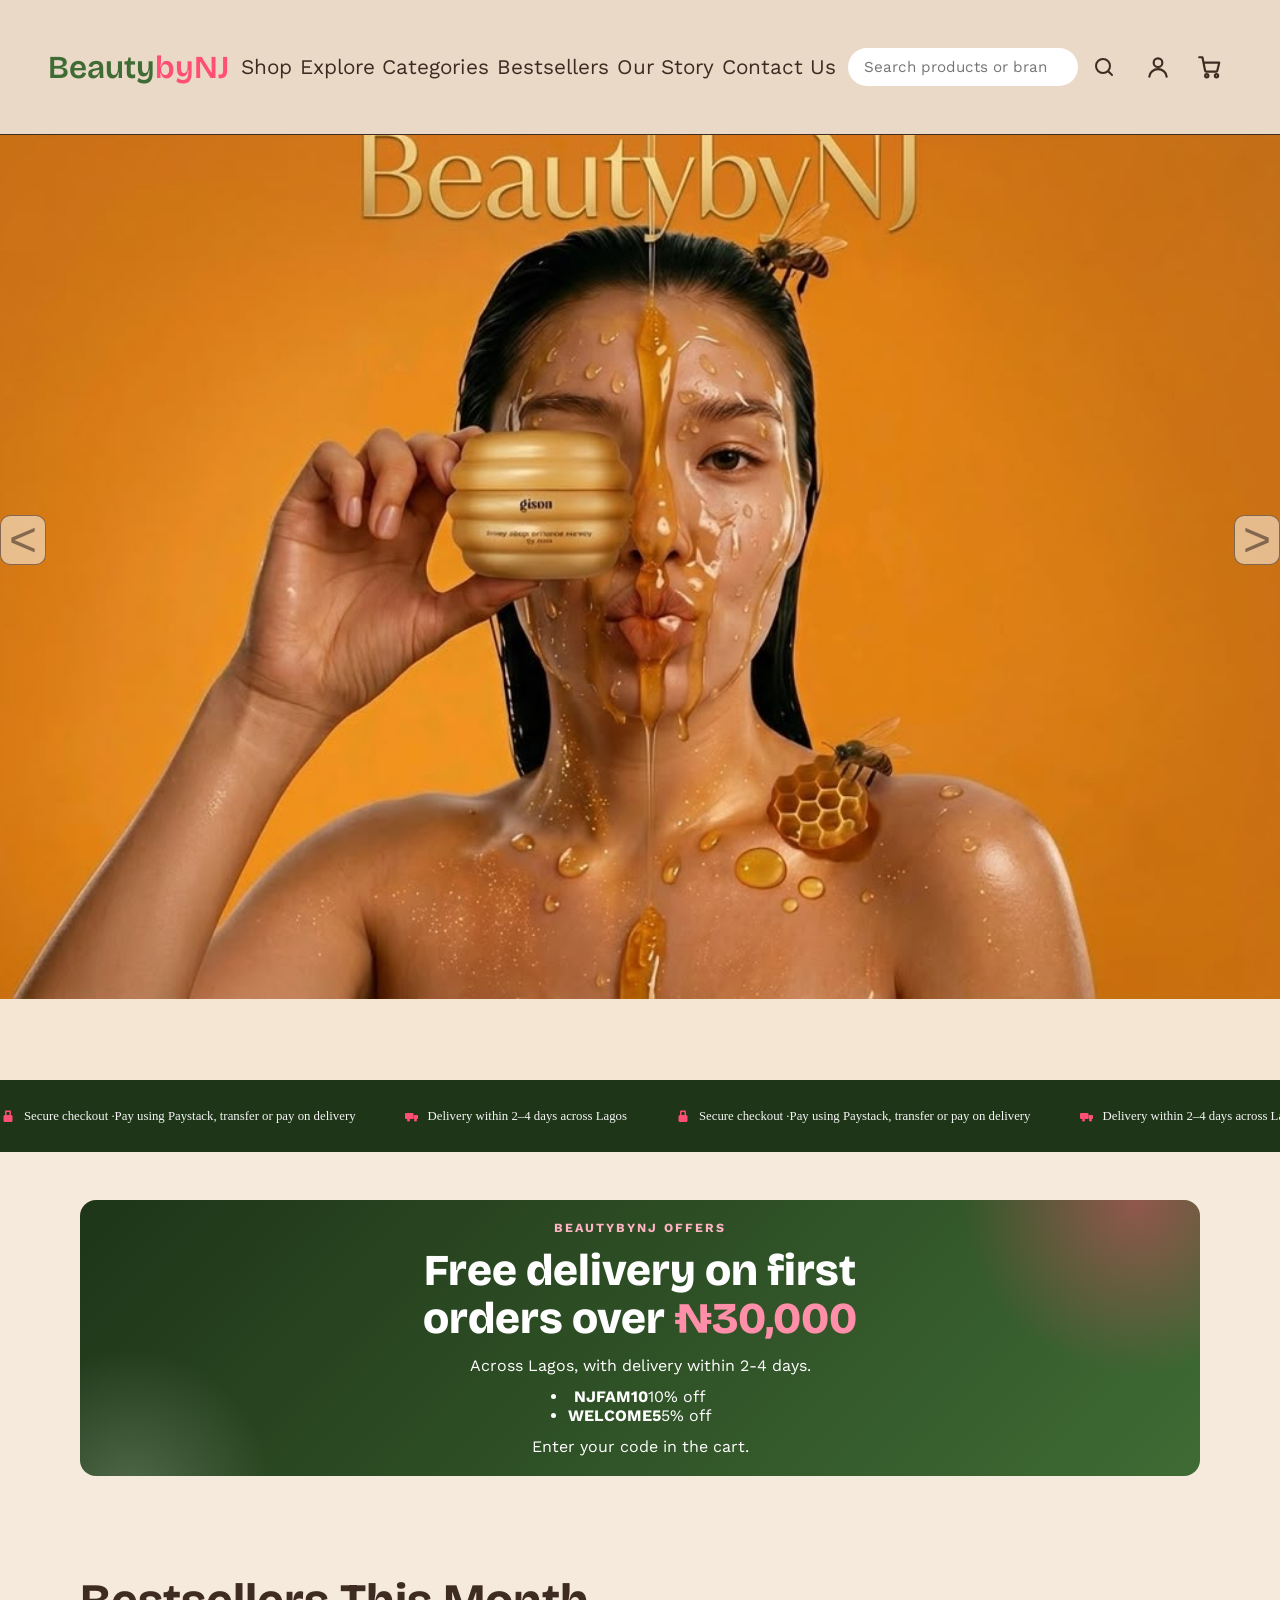
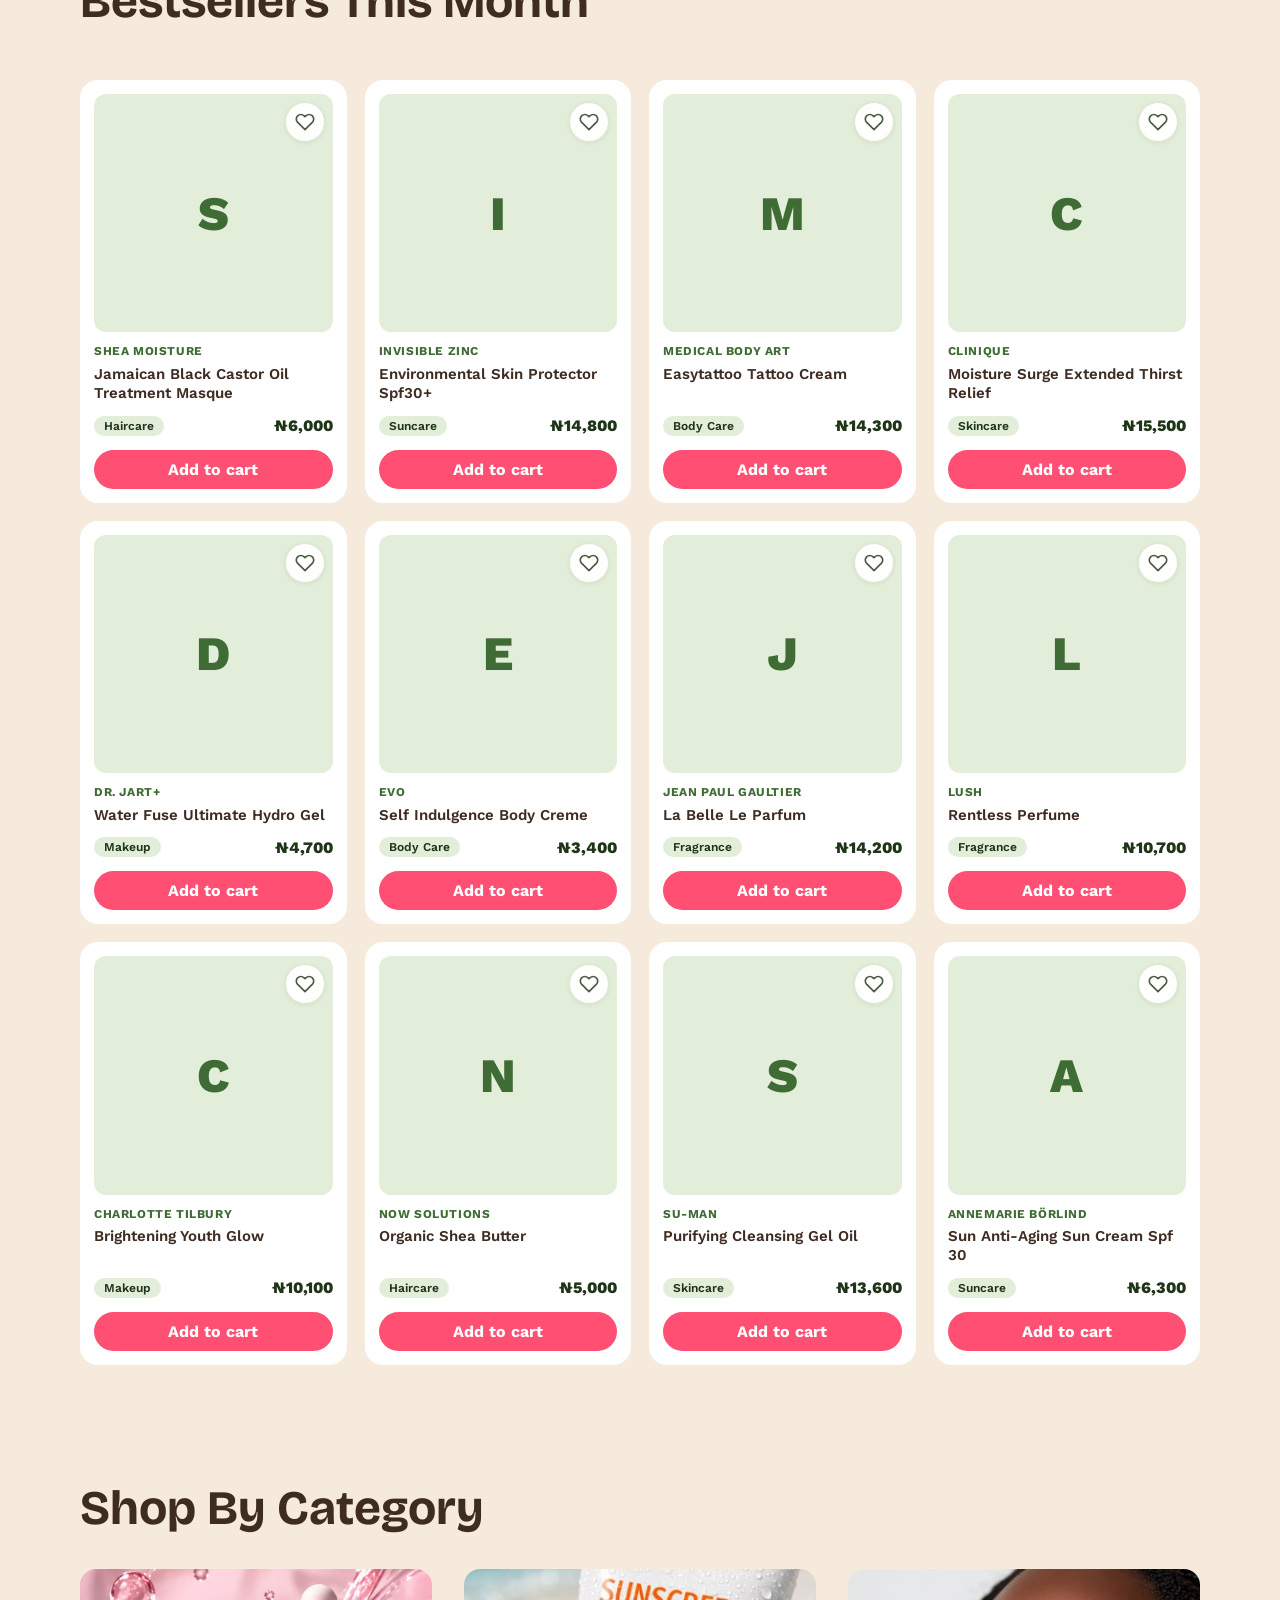
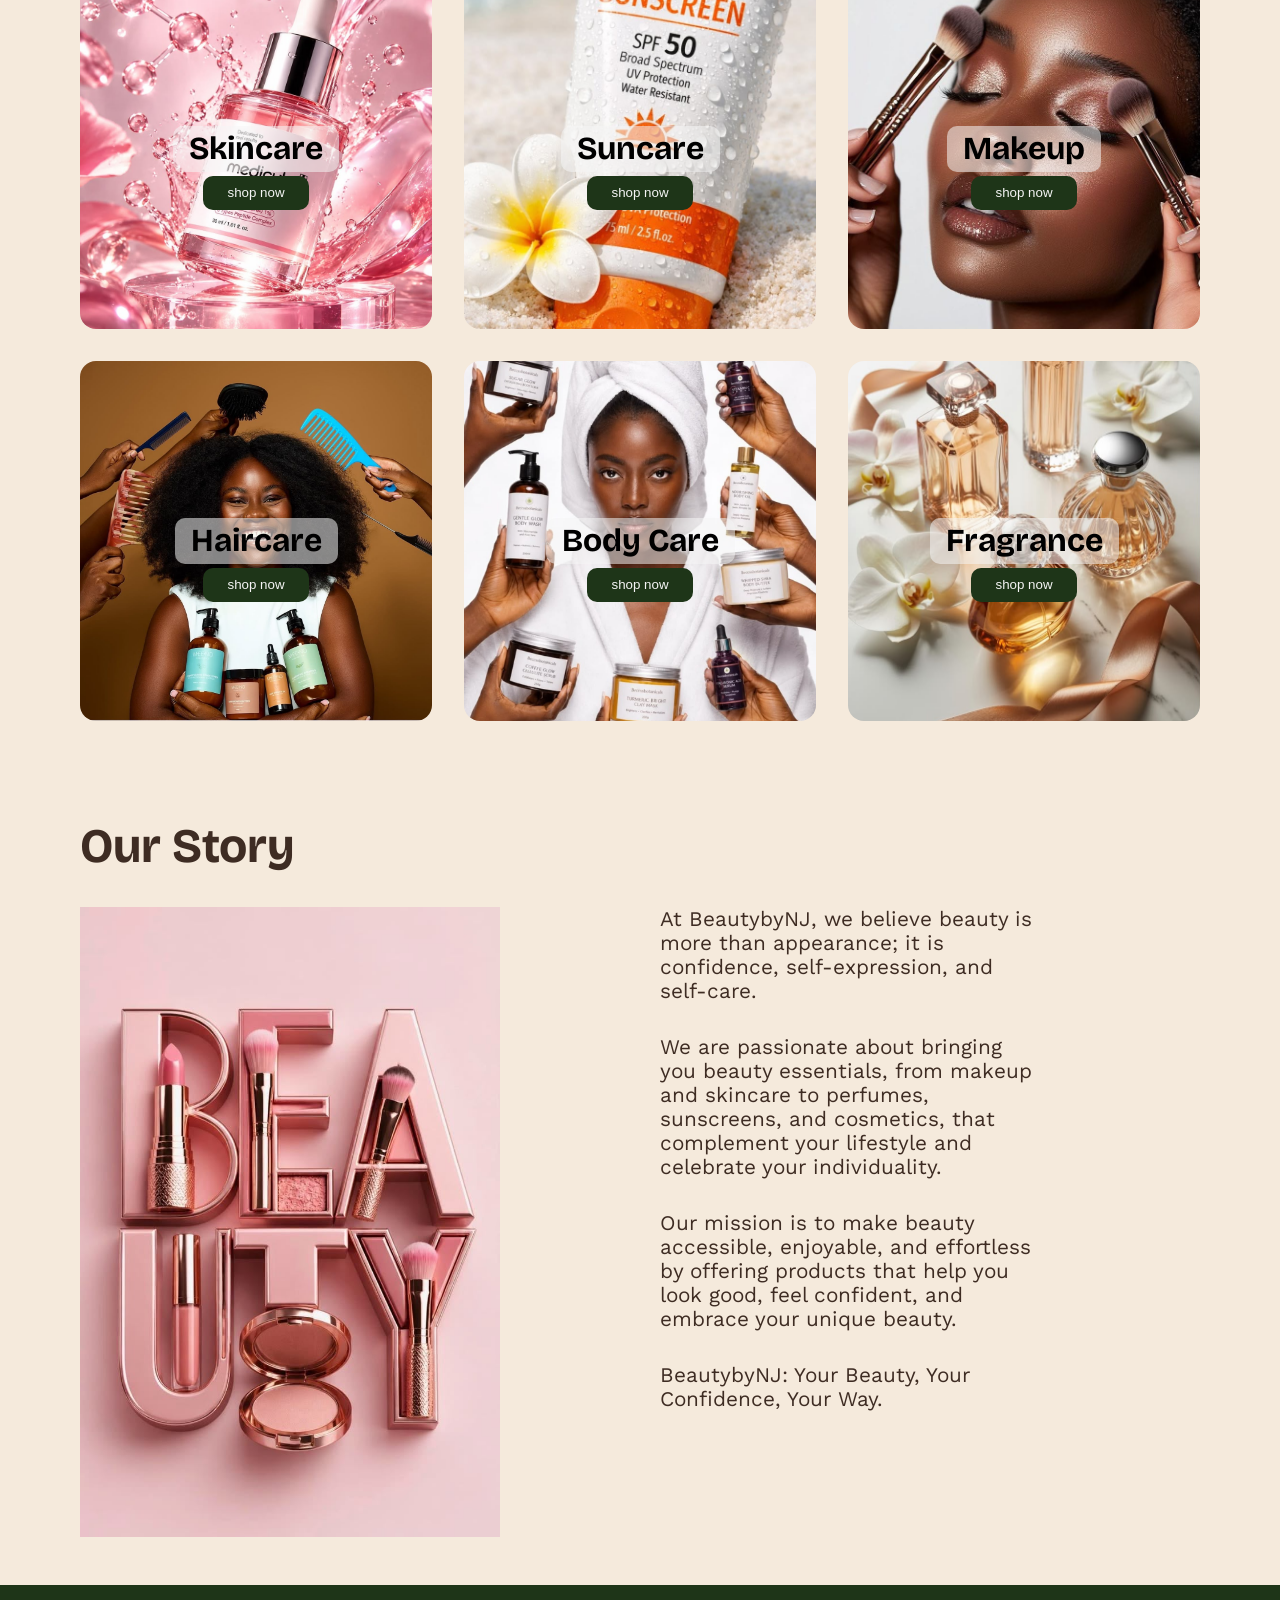
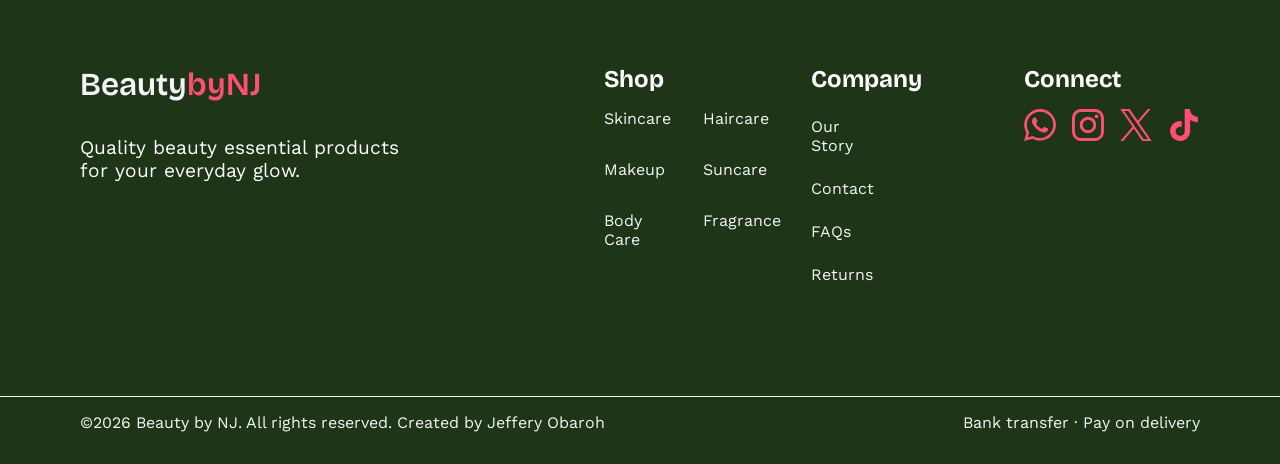
<file: index.html>
<!DOCTYPE html>
<html lang="en">
<head>
    <meta charset="UTF-8">
    <meta name="viewport" content="width=device-width, initial-scale=1.0">
    <title>Beauty by NJ</title>
    <link rel="stylesheet" href="./style.css">
</head>
<body>
    <svg width="0" height="0" style="position:absolute" aria-hidden="true">
        <defs>
            <symbol id="ic-trash" viewBox="0 0 64 64">
                <rect x="14" y="20" width="36" height="36" rx="4"></rect>
                <rect x="8" y="12" width="48" height="8" rx="3"></rect>
                <rect x="24" y="4" width="16" height="8" rx="3"></rect>
            </symbol>
            <symbol id="ic-lock" viewBox="0 0 64 64">
                <rect x="14" y="28" width="36" height="28" rx="6"></rect>
                <rect x="20" y="14" width="6" height="16" rx="3"></rect>
                <rect x="38" y="14" width="6" height="16" rx="3"></rect>
                <rect x="20" y="10" width="24" height="6" rx="3"></rect>
            </symbol>
            <symbol id="ic-truck" viewBox="0 0 64 64">
                <rect x="4" y="20" width="34" height="24" rx="4"></rect>
                <rect x="38" y="28" width="18" height="16" rx="3"></rect>
                <circle cx="18" cy="48" r="6"></circle>
                <circle cx="46" cy="48" r="6"></circle>
            </symbol>
            <symbol id="ic-tag" viewBox="0 0 64 64">
                <polygon points="10,32 34,8 58,8 58,32 34,56"></polygon>
            </symbol>
        </defs>
    </svg>
    <header>
        <nav class="navSec genLayout">
            <div class="logo">
                <a href="index.html"><span style="color: #3F6B34;">Beauty</span><span style="color: #FF4F73;">byNJ</span></a>
            </div>

            <div class="navBar">
                <a href="#shop">shop</a>
                <div class="categories">
                <button class="categoryToggle" aria-expanded="false">Explore Categories</button>
                    <div class="categoryMenu">
                        <a href="shop.html?category=skincare">skincare</a>
                        <a href="shop.html?category=suncare">suncare</a>
                        <a href="shop.html?category=makeup">makeup</a>
                        <a href="shop.html?category=body%2Fbath">body care</a>
                        <a href="shop.html?category=haircare">haircare</a>
                        <a href="shop.html?category=fragrance">fragrance</a>
                    </div>
                </div>
                <a href="#bestseller">bestsellers</a>
                <a href="#ourstory">our story</a>
                <a href="#contactUs">contact us</a>
            </div>

            <label for="toggle" class="hamburger">&#9776;</label>
                <input type="checkbox" id="toggle" />
            
            <div class="innerNav">
                <form class="navSearch" id="navSearch" action="shop.html" method="get" role="search">
                    <div class="navSearchBox">
                        <input type="search" name="q" id="navSearchInput" placeholder="Search products or brands" autocomplete="off" aria-label="Search products">
                    </div>
                    <button type="submit" class="navSearchBtn" id="navSearchBtn" aria-label="Search">
                        <svg width="24" height="24" viewBox="0 0 24 24" fill="none" stroke="currentColor" stroke-width="2" stroke-linecap="round" aria-hidden="true"><circle cx="11" cy="11" r="7"/><path d="M20 20l-3.5-3.5"/></svg>
                    </button>
                </form>
            </div>
            <div class="navIcons">
                    <a href="profile.html" class="profileLink" aria-label="My account">
                        <svg width="26" height="26" viewBox="0 0 24 24" fill="none" stroke="currentColor" stroke-width="2" stroke-linecap="round" stroke-linejoin="round" aria-hidden="true"><circle cx="12" cy="8" r="4"/><path d="M4 21c0-4 4-7 8-7s8 3 8 7"/></svg>
                    </a>
                    <a href="cart.html" class="cartLink" aria-label="Cart">
                        <svg width="26" height="26" viewBox="0 0 24 24" fill="none" stroke="currentColor" stroke-width="2" stroke-linecap="round" stroke-linejoin="round" aria-hidden="true"><circle cx="9" cy="20" r="1.5"/><circle cx="18" cy="20" r="1.5"/><path d="M2 3h3l2.5 12.5a1 1 0 0 0 1 .8h9.2a1 1 0 0 0 1-.8L20.5 8H6"/></svg>
                    </a>
            </div>
        </nav>
    </header>
    <main id="main">
        <h1 class="sr-only">Beauty by NJ</h1>
        <div class="carousel">
            <div class="slide"><img src="./images/WhatsApp Image 2026-10-18 at 23.20.47.jpeg" alt=""></div>
            <div class="slide"><img src="./images/WhatsApp Image 2026-10-10 at 15.01.22.jpeg" alt=""></div>
            <div class="slide"><img src="./images/WhatsApp Image 2026-10-18 at 18.29.18.jpeg" alt=""></div>
            <div class="slide"><img src="./images/WhatsApp Image 2026-10-18 at 18.32.08.jpeg" alt=""></div>
            <div class="slide"><img src="./images/WhatsApp Image 2026-10-18 at 23.30.01.jpeg" alt=""></div>
            <button class="prev">&lt;</button>
            <button class="next">&gt;</button>

            <div class="introSec">
            </div>
        </div>

        <div class="marquee">
            <div class="marqueeTrack">
                <p class="trustLine" style="color: #f5f5f5; font-weight: 400;">
                    <svg viewBox="0 0 64 64" fill="currentColor" aria-hidden="true" style="color: #FF4F73;"><use href="#ic-lock"></use></svg>
                        Secure checkout &middot;Pay using Paystack, transfer or pay on delivery
                    </p>
                    <p class="trustLine" style="color: #f5f5f5; font-weight: 400;">
                        <svg viewBox="0 0 64 64" fill="currentColor" aria-hidden="true" style="color: #FF4F73;"><use href="#ic-truck"></use></svg>
                        Delivery within 2&ndash;4 days across Lagos
                    </p>
            </div>
        </div>

        <div class="banner genLayout">
            <div class="bannerCard">
                <div class="promoBanner">
                    <p class="promoKicker">BeautybyNJ offers</p>
                    <h2 class="promoTitle">Free delivery on first orders over <span>&#8358;30,000</span></h2>
                    <p class="promoSub">Across Lagos, with delivery within 2-4 days.</p>

                    <ul class="promoCodes" aria-label="Promo codes">
                        <li><strong>NJFAM10</strong><span>10% off</span></li>
                        <li><strong>WELCOME5</strong><span>5% off</span></li>
                    </ul>

                    <p class="promoHint">Enter your code in the cart.</p>
                </div>
            </div>
        </div>

        <section id="bestseller" class=" bestSeller genLayout">
            <h2>bestsellers this month</h2>
            <div class="productGrid" id="bestsellers"></div>
        </section>

        <section id="shop" class="shopBy genLayout">
        <h2>shop by category</h2>

        <div class="shopWrapper">
            <div class="shopCard">
                <img src="./images/WhatsApp Image 2026-10-10 at 14.59.42.jpeg " alt="">
                <h2>skincare</h2>
                <button data-category="skincare">shop now</button>
            </div>
            <div class="shopCard">
                <img src="./images/WhatsApp Image 2026-10-10 at 15.19.28.jpeg" alt="">
                <h2>suncare</h2>
                <button data-category="suncare">shop now</button>
            </div>
            <div class="shopCard">
                <img src="./images/WhatsApp Image 2026-10-10 at 15.04.25.jpeg" alt="">
                <h2>makeup</h2>
                <button data-category="makeup">shop now</button>
            </div>
            <div class="shopCard">
                <img src="./images/WhatsApp Image 2026-10-17 at 17.08.19.jpeg" alt="">
                <h2>haircare</h2>
                <button data-category="haircare">shop now</button>
            </div>
            <div class="shopCard">
                <img src="./images/WhatsApp Image 2026-10-10 at 15.28.01.jpeg" alt="">
                <h2>body care</h2>
                <button data-category="body/bath">shop now</button>
            </div>
            <div class="shopCard">
                <img src="./images/WhatsApp Image 2026-10-17 at 17.05.09.jpeg" alt="">
                <h2>fragrance</h2>
                <button data-category="fragrance">shop now</button>
            </div>
        </div>

        </section>

        <section id="ourstory">
            <div class="ourStory genLayout">
                <h2>our story</h2>

                <div class="storySec">
                    <img src="images/WhatsApp Image 2026-10-10 at 15.02.06.jpeg" alt="">
                    <div class="storyTime">
                        <p>At BeautybyNJ, we believe beauty is more than appearance; it is confidence, self-expression, and self-care.</p>

                        <p>We are passionate about bringing you beauty essentials, from makeup and skincare to perfumes, sunscreens, and cosmetics, that complement your lifestyle and celebrate your individuality.</p>

                        <p>Our mission is to make beauty accessible, enjoyable, and effortless by offering products that help you look good, feel confident, and embrace your unique beauty.</p>

                        <p>BeautybyNJ: Your Beauty, Your Confidence, Your Way.</p>
                    </div>
                </div>
            </div>
        </section>
    </main>

    <footer id="contactUs">
        <div class="footerSec">
            <div class="logo">
                <a href="index.html"><span style="color: #f5f5f5;">Beauty</span><span style="color: #FF4F73;">byNJ</span></a>
                <p>Quality beauty essential products for your everyday glow.</p>
            </div>

            <div class="footerCard">
                <h3>shop</h3>
                <div class="shopSec">
                    <a href="shop.html?category=skincare">skincare</a>
                    <a href="shop.html?category=haircare">haircare</a>
                    <a href="shop.html?category=makeup">makeup</a>
                    <a href="shop.html?category=suncare">suncare</a>
                    <a href="shop.html?category=body%2Fbath">body care</a>
                    <a href="shop.html?category=fragrance">fragrance</a>
                </div>
            </div>

            <div class="contactCard">
                <h3>company</h3>
                <a href="#ourstory">Our Story</a>
                <a href="#contactus">Contact</a>
                <a href="faq.html">FAQs</a>
                <a href="">Returns</a>
            </div>

            <div class="socials">
                <h3>connect</h3>
                <div class="socialsIcon">
                    <a href="https://wa.me/234810818326" aria-label="WhatsApp" style="--icon:url('./images/whatsapp.svg')"></a>
                    <a href="https://instagram.com/yourhandle" aria-label="Instagram" style="--icon:url('./images/instagram.svg')"></a>
                    <a href="https://x.com/yourhandle" aria-label="X" style="--icon:url('./images/x.svg')"></a>
                    <a href="https://tiktok.com/@yourhandle" aria-label="TikTok" style="--icon:url('./images/tiktok.svg')"></a>
                </div>
            </div>
        </div>

        <div class="rightsSec genLayout">
            <p>&#169;2026 Beauty by NJ. All rights reserved. Created by Jeffery Obaroh</p>
            <p>Bank transfer · Pay on delivery</p>
        </div>
    </footer>
    
    


    <script src="njauth.js"></script>
    <script src="app.js"></script>
    <script src="carousel.js"></script>
    <script src="./navuser.js"></script>
    <script src="./njcart.js"></script>
    <script src="./config.js"></script>
    <script src="./api.js"></script>
    <script src="./bestsellers.js"></script>
    <script src="./marquee.js"></script>
    <script src="./search.js"></script>
</body>
</html>
</file>
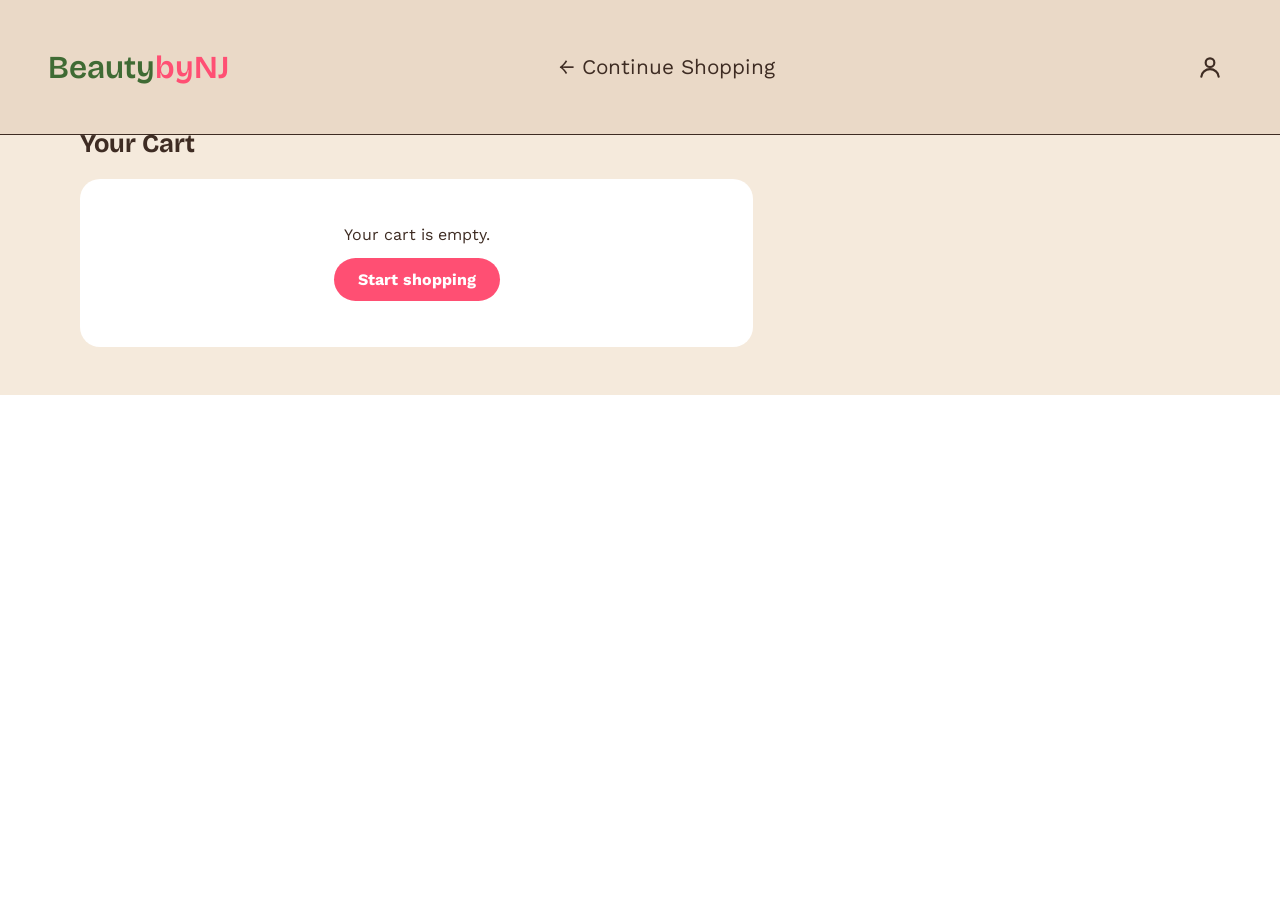
<file: cart.html>
<!DOCTYPE html>
<html lang="en">
<head>
    <meta charset="UTF-8">
    <meta name="viewport" content="width=device-width, initial-scale=1.0">
    <title>Your Cart | Beauty by NJ</title>
    <link rel="stylesheet" href="./style.css">
</head>
<body>

    <!-- icon sprite: the cart icons come from here, so no image files are needed -->
    <svg width="0" height="0" style="position:absolute" aria-hidden="true">
        <defs>
            <symbol id="ic-trash" viewBox="0 0 64 64">
                <rect x="14" y="20" width="36" height="36" rx="4"></rect>
                <rect x="8" y="12" width="48" height="8" rx="3"></rect>
                <rect x="24" y="4" width="16" height="8" rx="3"></rect>
            </symbol>
            <symbol id="ic-lock" viewBox="0 0 64 64">
                <rect x="14" y="28" width="36" height="28" rx="6"></rect>
                <rect x="20" y="14" width="6" height="16" rx="3"></rect>
                <rect x="38" y="14" width="6" height="16" rx="3"></rect>
                <rect x="20" y="10" width="24" height="6" rx="3"></rect>
            </symbol>
            <symbol id="ic-truck" viewBox="0 0 64 64">
                <rect x="4" y="20" width="34" height="24" rx="4"></rect>
                <rect x="38" y="28" width="18" height="16" rx="3"></rect>
                <circle cx="18" cy="48" r="6"></circle>
                <circle cx="46" cy="48" r="6"></circle>
            </symbol>
            <symbol id="ic-tag" viewBox="0 0 64 64">
                <polygon points="10,32 34,8 58,8 58,32 34,56"></polygon>
            </symbol>
        </defs>
    </svg>

    <nav>
        <div class="navSec genLayout">
            <div class="logo" style="width: 40%;">
                <a href="index.html"><span style="color: #3F6B34;">Beauty</span><span style="color: #FF4F73;">byNJ</span></a>
            </div>

            <label for="toggle" class="hamburger" aria-label="Open menu">&#9776;</label>
            <input type="checkbox" id="toggle" aria-label="Toggle menu" />

            <div class="navBar" style="width: 50%;">
                <a href="./shop.html">&larr; Continue shopping</a>
            </div>

           <a href="profile.html" class="profileLink" aria-label="My account">
                <svg width="26" height="26" viewBox="0 0 24 24" fill="none" stroke="currentColor" stroke-width="2" stroke-linecap="round" stroke-linejoin="round" aria-hidden="true">
                    <circle cx="12" cy="8" r="4"></circle>
                    <path d="M4 21c0-4 4-7 8-7s8 3 8 7"></path>
                </svg>
            </a>
        </div>
    </nav>

    <main class="cartSec genLayout">
        <h1>Your Cart</h1>
        <p id="cartCount" aria-live="polite"></p>

        <div class="cartWrapper">
            <!-- cart.js fills this with one .cartList row per product -->
            <div class="cartCard">
                <div id="cartItems"></div>
                <div class="cartEmpty" id="cartEmpty" hidden>
                    <p>Your cart is empty.</p>
                    <a href="shop.html" class="emptyBtn">Start shopping</a>
                </div>
            </div>

            <div class="orderSum" id="orderSum">
                <h2>Order Summary</h2>

                <div class="discountCard" id="promoApplied" hidden>
                    <p>
                        <svg viewBox="0 0 64 64" fill="currentColor" width="16" height="16" aria-hidden="true"><use href="#ic-tag"></use></svg>
                        <span id="promoText"></span>
                    </p>
                    <button type="button" class="linkBtn" id="promoRemove">Remove</button>
                </div>

                <form class="promoForm" id="promoForm" novalidate>
                    <label for="promoInput" class="sr-only">Promo code</label>
                    <input type="text" id="promoInput" placeholder="Promo code" autocomplete="off" autocapitalize="characters">
                    <button type="submit">Apply</button>
                </form>
                <p class="formError" id="promoError" role="alert" hidden></p>

                <div class="priceDisplay">
                    <div class="subTotal"><span>Subtotal</span><span id="sumSubtotal"></span></div>
                    <div class="discount" id="discountRow" hidden><span>Discount</span><span id="sumDiscount"></span></div>
                    <div class="delivery"><span>Delivery (Lagos)</span><span id="sumDelivery"></span></div>
                    <p class="deliveryNudge" id="deliveryNudge" hidden></p>
                    <div class="grandTotal"><span>Total</span><span id="sumTotal"></span></div>
                </div>

                <button type="button" class="checkoutBtn" id="checkoutBtn">Proceed to Checkout</button>

                <p class="trustLine">
                    <svg viewBox="0 0 64 64" fill="currentColor" aria-hidden="true"><use href="#ic-lock"></use></svg>
                    Secure checkout &middot; card, transfer or pay on delivery
                </p>
                <p class="trustLine">
                    <svg viewBox="0 0 64 64" fill="currentColor" aria-hidden="true"><use href="#ic-truck"></use></svg>
                    Delivered in 2&ndash;4 days within Lagos
                </p>
            </div>
        </div>

        <!-- cart.js fills this with 3 suggestions from the shop -->
        <div class="routineList" id="routineList" hidden>
            <h2>Complete your routine</h2>
            <div class="routineWrapper" id="routineWrapper"></div>
        </div>
    </main>

    <div class="toast" id="toast" role="status" aria-live="polite"></div>

    <script src="./njauth.js"></script>
    <script src="./njcart.js"></script>
    <script src="./config.js"></script>
    <script src="./api.js"></script>
    <script src="./cart.js"></script>
    <script src="./navuser.js"></script>
</body>
</html>
</file>
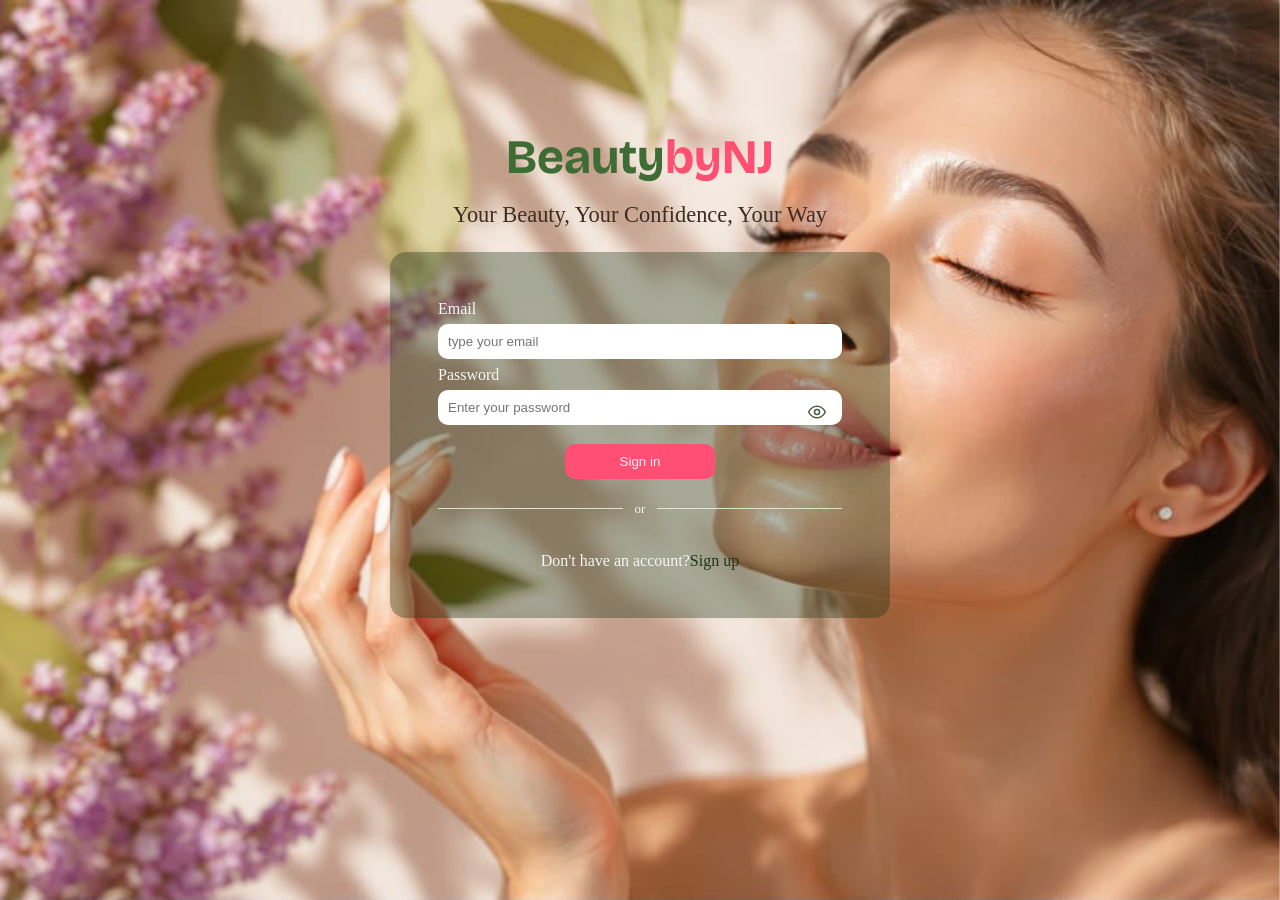
<file: checkout.html>
<!DOCTYPE html>
<html lang="en">
<head>
    <meta charset="UTF-8">
    <meta name="viewport" content="width=device-width, initial-scale=1.0">
    <title>Checkout | Beauty by NJ</title>
    <link rel="stylesheet" href="./style.css">
</head>
<body>
    <nav>
        <div class="navSec genLayout">
            <div class="logo" style="width: 40%;">
                <a href="index.html"><span style="color: #3F6B34;">Beauty</span><span style="color: #FF4F73;">byNJ</span></a>
            </div>

            <label for="toggle" class="hamburger">&#9776;</label>
            <input type="checkbox" id="toggle" />

            <div class="innerNav">
                <form class="shopSearch" action="shop.html" role="search">
                    <label for="shopQ" class="sr-only">Search products</label>
                    <input type="search" id="shopQ" name="q" placeholder="Search a brand or product" autocomplete="off">
                    <button type="submit" class="btn-primary">Search</button>
                </form>
            </div>
            <div class="navIcons">
                    <a href="profile.html" class="profileLink" aria-label="My account">
                        <svg width="26" height="26" viewBox="0 0 24 24" fill="none" stroke="currentColor" stroke-width="2" stroke-linecap="round" stroke-linejoin="round" aria-hidden="true"><circle cx="12" cy="8" r="4"/><path d="M4 21c0-4 4-7 8-7s8 3 8 7"/></svg>
                    </a>
                    <a href="cart.html" class="cartLink" aria-label="Cart">
                        <svg width="26" height="26" viewBox="0 0 24 24" fill="none" stroke="currentColor" stroke-width="2" stroke-linecap="round" stroke-linejoin="round" aria-hidden="true"><circle cx="9" cy="20" r="1.5"/><circle cx="18" cy="20" r="1.5"/><path d="M2 3h3l2.5 12.5a1 1 0 0 0 1 .8h9.2a1 1 0 0 0 1-.8L20.5 8H6"/></svg>
                    </a>
                </div>
        </div>
    </nav>
</body>
<main class="cartSec genLayout coMain">
        <h1>Checkout</h1>
        <p class="coIntro">Just a few details and your order is on its way.</p>

        <div class="checkoutWrapper">

            <!-- ============ LEFT: the form ============ -->
            <form class="coForm" id="checkoutForm" novalidate>

                <!-- 1. contact -->
                <section class="coCard" aria-labelledby="coContactTitle">
                    <h2 id="coContactTitle"><span class="coStep">1</span> Contact</h2>
                    <div class="coGrid">
                        <div class="coField">
                            <label for="coName">Full name</label>
                            <input type="text" id="coName" autocomplete="name" required>
                        </div>
                        <div class="coField">
                            <label for="coEmail">Email</label>
                            <input type="email" id="coEmail" autocomplete="email" readonly aria-describedby="coEmailHint">
                            <small id="coEmailHint">Your receipt goes here. It is your account email.</small>
                        </div>
                        <div class="coField">
                            <label for="coPhone">Phone number</label>
                            <input type="tel" id="coPhone" autocomplete="tel" inputmode="tel" placeholder="08012345678" required>
                            <small>The rider will call this number.</small>
                        </div>
                    </div>
                </section>

                <!-- 2. delivery address -->
                <section class="coCard" aria-labelledby="coAddrTitle">
                    <h2 id="coAddrTitle"><span class="coStep">2</span> Delivery address</h2>

                    <div id="coAddrList" class="coAddrList" role="radiogroup" aria-labelledby="coAddrTitle"></div>

                    <button type="button" class="coLinkBtn" id="coAddNew" hidden>+ Use a different address</button>

                    <div class="coNewAddr" id="coNewAddr" hidden>
                        <div class="coGrid">
                            <div class="coField">
                                <label for="coLabel">Label</label>
                                <select id="coLabel">
                                    <option value="Home">Home</option>
                                    <option value="Work">Work</option>
                                    <option value="Other">Other</option>
                                </select>
                            </div>
                            <div class="coField coWide">
                                <label for="coStreet">Street address</label>
                                <input type="text" id="coStreet" autocomplete="street-address" placeholder="12 Admiralty Way, Lekki Phase 1">
                            </div>
                            <div class="coField">
                                <label for="coCity">City / area</label>
                                <input type="text" id="coCity" autocomplete="address-level2" placeholder="Lekki">
                            </div>
                            <div class="coField">
                                <label for="coState">State</label>
                                <select id="coState" autocomplete="address-level1"></select>
                            </div>
                        </div>
                        <label class="coCheck">
                            <input type="checkbox" id="coSaveAddr" checked>
                            <span>Save this address to my account</span>
                        </label>
                        <button type="button" class="coLinkBtn" id="coCancelNew" hidden>Cancel</button>
                    </div>

                    <p class="coNotice" id="coZoneNotice" role="alert" hidden></p>
                </section>

                <!-- 3. payment -->
                <section class="coCard" aria-labelledby="coPayTitle">
                    <h2 id="coPayTitle"><span class="coStep">3</span> Payment</h2>

                    <div class="coPayList" role="radiogroup" aria-labelledby="coPayTitle">

                        <label class="coPay">
                            <input type="radio" name="pay" value="paystack" checked>
                            <span class="coPayBody">
                                <span class="coPayName">Pay now with Paystack</span>
                                <span class="coPayDesc">Card, bank or USSD, in a secure Paystack pop-up.</span>
                            </span>
                        </label>
                        <p class="coPayNote" id="payNotePaystack" hidden></p>

                        <label class="coPay">
                            <input type="radio" name="pay" value="transfer">
                            <span class="coPayBody">
                                <span class="coPayName">Bank transfer</span>
                                <span class="coPayDesc">Send the money to our account, then place your order.</span>
                            </span>
                        </label>
                        <div class="coPayNote coTransfer" id="payNoteTransfer" hidden>
                            <dl>
                                <div><dt>Bank</dt><dd id="trBank"></dd></div>
                                <div><dt>Account name</dt><dd id="trName"></dd></div>
                                <div><dt>Account number</dt><dd id="trNumber"></dd></div>
                                <div><dt>Amount</dt><dd id="trAmount"></dd></div>
                                <div><dt>Narration</dt><dd id="trRef"></dd></div>
                            </dl>
                            <p>Put the narration exactly as shown so we can match your payment. We start packing once the transfer is confirmed.</p>
                        </div>

                        <label class="coPay">
                            <input type="radio" name="pay" value="cod">
                            <span class="coPayBody">
                                <span class="coPayName">Pay on delivery</span>
                                <span class="coPayDesc">Pay the rider in cash or by transfer when your order arrives.</span>
                            </span>
                        </label>
                        <p class="coPayNote" id="payNoteCod" hidden>Please keep the exact amount ready. Riders may not always have change.</p>
                    </div>
                </section>

                <!-- 4. note -->
                <section class="coCard" aria-labelledby="coNoteTitle">
                    <h2 id="coNoteTitle"><span class="coStep">4</span> Delivery note <span class="coOpt">(optional)</span></h2>
                    <div class="coField">
                        <label for="coNote" class="sr-only">Delivery note</label>
                        <textarea id="coNote" rows="3" maxlength="300" placeholder="Gate colour, landmark, best time to call..."></textarea>
                    </div>
                </section>

                <p class="formError" id="coError" role="alert" hidden></p>
            </form>

            <!-- ============ RIGHT: order summary ============ -->
            <aside class="orderSum coSummary" id="coSummary" aria-labelledby="coSumTitle">
                <h2 id="coSumTitle">Order summary</h2>

                <ul class="coItems" id="coItems"></ul>

                <div class="discountCard" id="coPromoLine" hidden>
                    <p><span id="coPromoText"></span></p>
                </div>

                <div class="priceDisplay">
                    <div class="subTotal"><span>Subtotal</span><span id="coSubtotal"></span></div>
                    <div class="discount" id="coDiscountRow" hidden><span>Discount</span><span id="coDiscount"></span></div>
                    <div class="delivery"><span>Delivery (Lagos)</span><span id="coDelivery"></span></div>
                    <div class="grandTotal"><span>Total</span><span id="coTotal"></span></div>
                </div>

                <button type="submit" class="checkoutBtn" id="coPlace" form="checkoutForm">Place order</button>

                <p class="trustLine">
                    <svg viewBox="0 0 64 64" fill="currentColor" aria-hidden="true"><rect x="14" y="28" width="36" height="28" rx="6"></rect><rect x="20" y="10" width="24" height="6" rx="3"></rect><rect x="20" y="14" width="6" height="16" rx="3"></rect><rect x="38" y="14" width="6" height="16" rx="3"></rect></svg>
                    Online payments are handled by Paystack. We never see your card details.
                </p>
                <a href="cart.html" class="coEdit">Edit cart</a>
            </aside>
        </div>
    </main>

    <div class="toast" id="toast" role="status" aria-live="polite"></div>

    <script src="./njauth.js"></script>
    <script src="./config.js"></script>
    <script src="./njcart.js"></script>
    <script src="./njorders.js"></script>
    <script src="./navuser.js"></script>
    <script src="./checkout.js"></script>
</body>
</html>
</file>
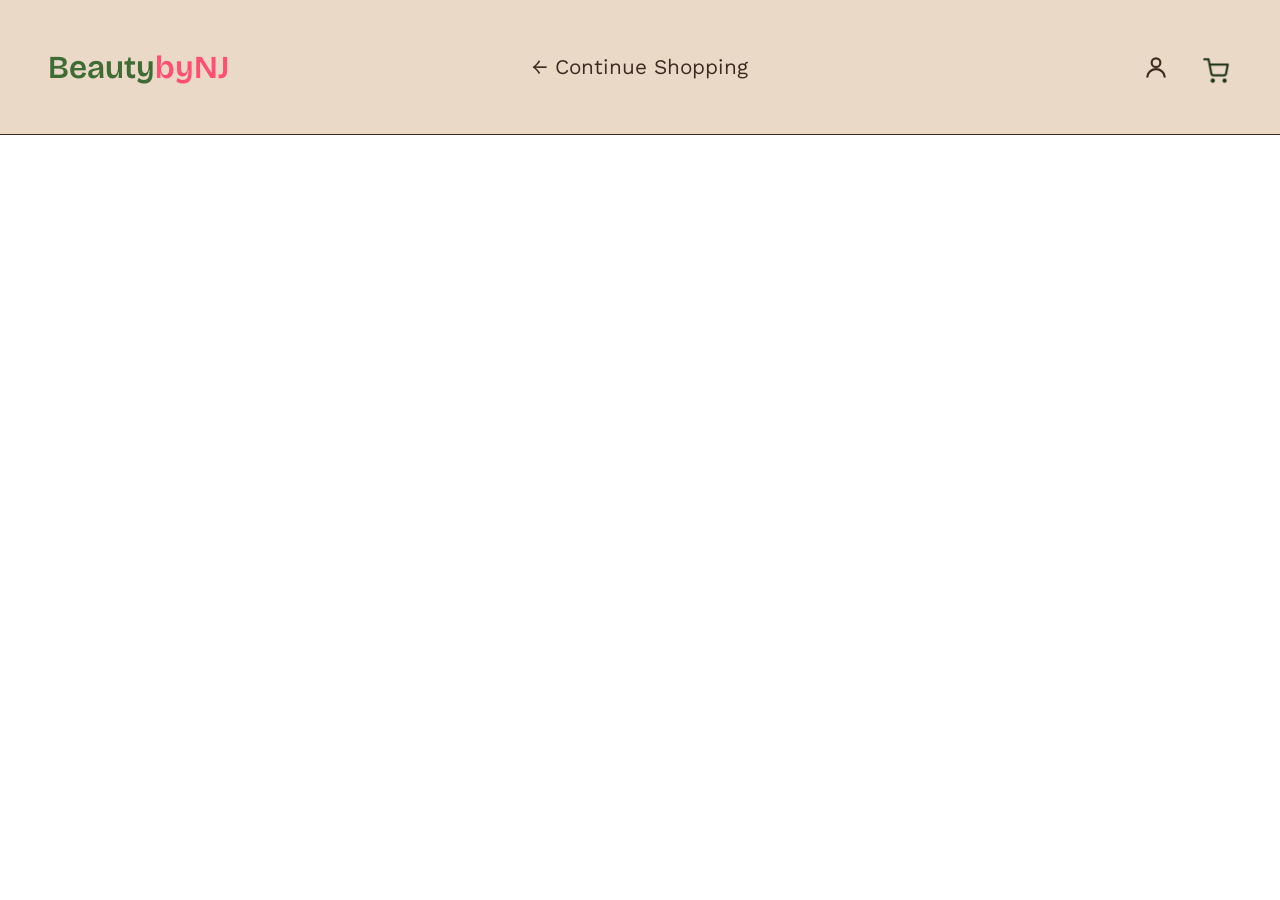
<file: order-success.html>
<!DOCTYPE html>
<html lang="en">
<head>
    <meta charset="UTF-8">
    <meta name="viewport" content="width=device-width, initial-scale=1.0">
    <title>Order Success | Beauty by NJ</title>
    <link rel="stylesheet" href="./style.css">
</head>
<body>

    <!-- icon sprite: the cart icons come from here, so no image files are needed -->
    <svg width="0" height="0" style="position:absolute" aria-hidden="true">
        <defs>
            <symbol id="ic-trash" viewBox="0 0 64 64">
                <rect x="14" y="20" width="36" height="36" rx="4"></rect>
                <rect x="8" y="12" width="48" height="8" rx="3"></rect>
                <rect x="24" y="4" width="16" height="8" rx="3"></rect>
            </symbol>
            <symbol id="ic-lock" viewBox="0 0 64 64">
                <rect x="14" y="28" width="36" height="28" rx="6"></rect>
                <rect x="20" y="14" width="6" height="16" rx="3"></rect>
                <rect x="38" y="14" width="6" height="16" rx="3"></rect>
                <rect x="20" y="10" width="24" height="6" rx="3"></rect>
            </symbol>
            <symbol id="ic-truck" viewBox="0 0 64 64">
                <rect x="4" y="20" width="34" height="24" rx="4"></rect>
                <rect x="38" y="28" width="18" height="16" rx="3"></rect>
                <circle cx="18" cy="48" r="6"></circle>
                <circle cx="46" cy="48" r="6"></circle>
            </symbol>
            <symbol id="ic-tag" viewBox="0 0 64 64">
                <polygon points="10,32 34,8 58,8 58,32 34,56"></polygon>
            </symbol>
        </defs>
    </svg>

    <nav>
        <div class="navSec genLayout">
            <div class="logo" style="width: 40%;">
                <a href="index.html"><span style="color: #3F6B34;">Beauty</span><span style="color: #FF4F73;">byNJ</span></a>
            </div>

            <label for="toggle" class="hamburger" aria-label="Open menu">&#9776;</label>
            <input type="checkbox" id="toggle" aria-label="Toggle menu" />

            <div class="navBar" style="width: 50%;">
                <a href="./shop.html">&larr; Continue shopping</a>
            </div>

           <a href="profile.html" class="profileLink" aria-label="My account">
                <svg width="26" height="26" viewBox="0 0 24 24" fill="none" stroke="currentColor" stroke-width="2" stroke-linecap="round" stroke-linejoin="round" aria-hidden="true">
                    <circle cx="12" cy="8" r="4"></circle>
                    <path d="M4 21c0-4 4-7 8-7s8 3 8 7"></path>
                </svg>
            </a>

            <a href="cart.html" class="cartLink" aria-label="Cart"><img src="./images/cart-icon.png" alt="" width="30" style="position: absolute; margin-top: .5rem; margin-left: .8rem;"></a>
        </div>
    </nav>
</file>
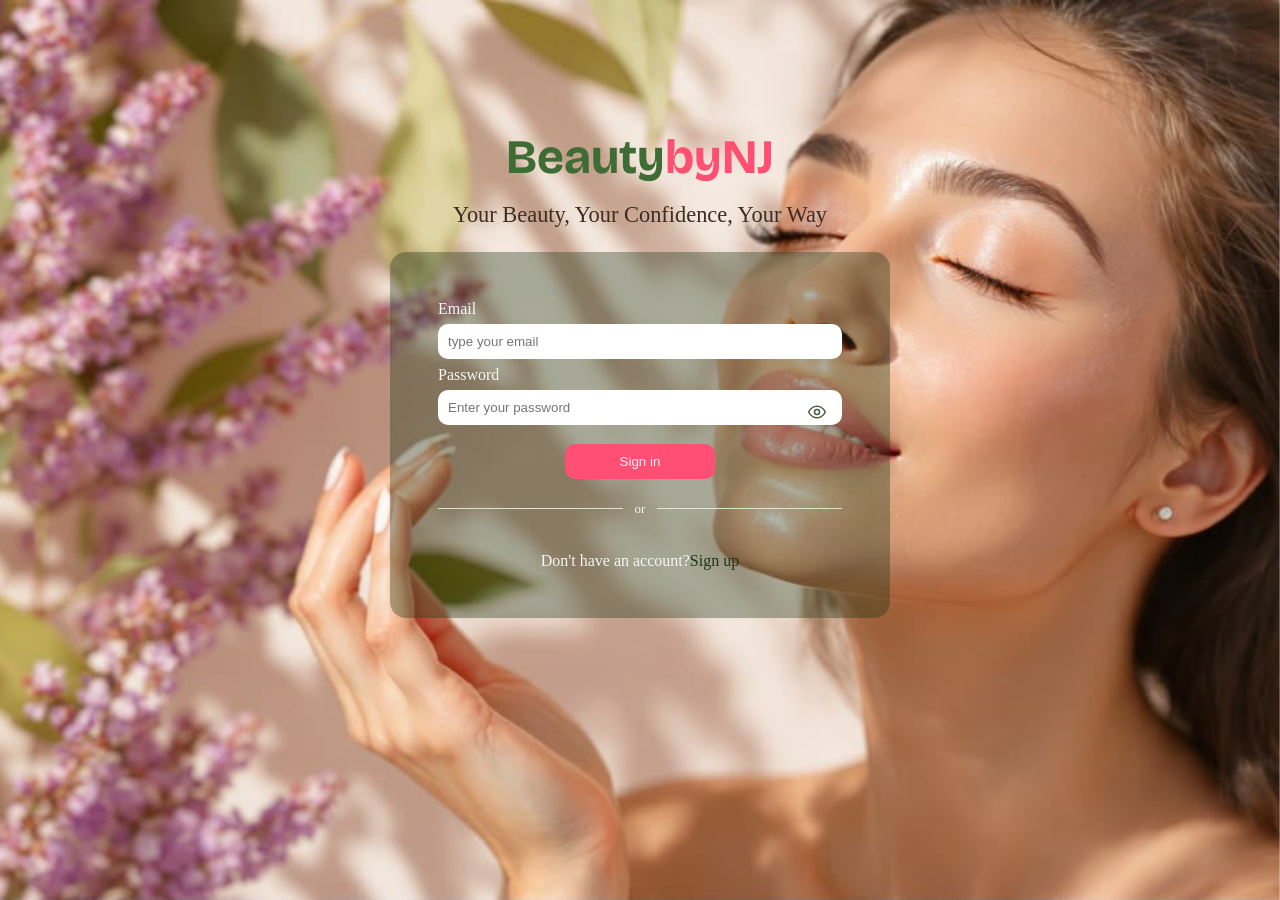
<file: profile.html>
<!DOCTYPE html>
<html lang="en">
<head>
    <meta charset="UTF-8">
    <meta name="viewport" content="width=device-width, initial-scale=1.0">
    <title>Profile | Beauty by NJ</title>
    <!-- nobody signed in? go to sign in before anything shows -->
    <script>if (!localStorage.getItem('njUser')) location.replace('signin.html');</script>
    <link rel="stylesheet" href="./style.css">
</head>
<body>

    <!-- icon sprite: the sidebar icons come from here, so no image files are needed -->
    <svg width="0" height="0" style="position:absolute" aria-hidden="true">
        <defs>
            <symbol id="ic-grid" viewBox="0 0 64 64">
                <rect x="8" y="8" width="20" height="20" rx="4"></rect>
                <rect x="36" y="8" width="20" height="20" rx="4"></rect>
                <rect x="8" y="36" width="20" height="20" rx="4"></rect>
                <rect x="36" y="36" width="20" height="20" rx="4"></rect>
            </symbol>
            <symbol id="ic-box" viewBox="0 0 64 64">
                <rect x="10" y="24" width="44" height="30" rx="4"></rect>
                <polygon points="10,24 32,10 54,24"></polygon>
            </symbol>
            <symbol id="ic-pin" viewBox="0 0 64 64">
                <circle cx="32" cy="24" r="16"></circle>
                <polygon points="32,58 18,30 46,30"></polygon>
            </symbol>
            <symbol id="ic-card" viewBox="0 0 64 64">
                <rect x="6" y="14" width="52" height="36" rx="6"></rect>
                <rect x="14" y="32" width="14" height="10" rx="2" fill-opacity=".4"></rect>
            </symbol>
            <symbol id="ic-heart" viewBox="0 0 64 64">
                <circle cx="22" cy="24" r="14"></circle>
                <circle cx="42" cy="24" r="14"></circle>
                <polygon points="8,28 56,28 32,58"></polygon>
            </symbol>
            <symbol id="ic-sliders" viewBox="0 0 64 64">
                <rect x="8" y="16" width="48" height="4" rx="2"></rect>
                <circle cx="22" cy="18" r="6"></circle>
                <rect x="8" y="32" width="48" height="4" rx="2"></rect>
                <circle cx="40" cy="34" r="6"></circle>
                <rect x="8" y="48" width="48" height="4" rx="2"></rect>
                <circle cx="28" cy="50" r="6"></circle>
            </symbol>
            <symbol id="ic-logout" viewBox="0 0 64 64">
                <rect x="8" y="10" width="10" height="44" rx="3"></rect>
                <rect x="24" y="28" width="28" height="6" rx="3"></rect>
                <polygon points="46,16 60,31 46,46"></polygon>
            </symbol>
        </defs>
    </svg>

    <nav>
        <div class="navSec genLayout">
            <div class="logo">
                <a href="index.html"><span style="color: #3F6B34;">Beauty</span><span style="color: #FF4F73;">byNJ</span></a>
            </div>

            <label for="toggle" class="hamburger" aria-label="Open menu">&#9776;</label>
            <input type="checkbox" id="toggle" aria-label="Toggle menu" />

            <div class="navBar">
                <a href="./index.html#shop">&larr; Back to shop</a>
            </div>
            
            <div class="navIcons">
            <a href="cart.html" class="cartLink" aria-label="Cart"><img src="./images/cart-icon.png" alt="" width="30" style="position: absolute; margin-top: .5rem; margin-left: .8rem;"></a>
            </div>
        </div>
    </nav>

    <main>
        <section class="genLayout">
            <div class="profileWrapper">
                <div class="profileCard">
                    <div class="profilePic" id="avatar" data-user="initials"></div>

                    <div class="profileDetails">
                        <div class="customerName"><h1 data-user="name"></h1></div>
                        <div class="customerCard">
                            <div class="customerEmail">
                                <p data-user="email"></p>
                            </div>
                            <div class="customerPhone">
                                <p>Phone: <span data-user="phone"></span></p>
                            </div>
                            <div class="dateJoined">
                                <p>Member since</p>
                                <p class="timeJoined" data-user="since"></p>
                            </div>
                        </div>
                    </div>

                    <div class="profileBtn">
                        <button type="button" id="editProfileBtn">Edit Profile</button>
                    </div>
                </div>
            </div>
        </section>

        <section>
            <div class="mainSec genLayout">
                <div class="secOne" role="navigation" aria-label="Account navigation">
                    <div class="stickyCard">
                        <svg viewBox="0 0 64 64" fill="currentColor" aria-hidden="true"><use href="#ic-grid"></use></svg>
                        <h5><a href="#">Overview</a></h5>
                    </div>
                    <div class="stickyCard">
                        <svg viewBox="0 0 64 64" fill="currentColor" aria-hidden="true"><use href="#ic-box"></use></svg>
                        <h5><a href="#">My Orders</a></h5>
                    </div>
                    <div class="stickyCard">
                        <svg viewBox="0 0 64 64" fill="currentColor" aria-hidden="true"><use href="#ic-pin"></use></svg>
                        <h5><a href="#addresses">Addresses</a></h5>
                    </div>
                    <div class="stickyCard">
                        <svg viewBox="0 0 64 64" fill="currentColor" aria-hidden="true"><use href="#ic-card"></use></svg>
                        <h5><a href="#">Payment Methods</a></h5>
                    </div>
                    <div class="stickyCard">
                        <svg viewBox="0 0 64 64" fill="currentColor" aria-hidden="true"><use href="#ic-heart"></use></svg>
                        <h5><a href="#wishlist">Wishlist</a></h5>
                    </div>
                    <div class="stickyCard">
                        <svg viewBox="0 0 64 64" fill="currentColor" aria-hidden="true"><use href="#ic-sliders"></use></svg>
                        <h5><a href="#">Settings</a></h5>
                    </div>

                    <div class="logOut">
                        <svg viewBox="0 0 64 64" fill="currentColor" aria-hidden="true"><use href="#ic-logout"></use></svg>
                        <h5><a href="">Log out</a></h5>
                    </div>
                </div>

                <div class="secTwo">
                    <div class="breakdownWrapper">
                        <div class="breakdownCard">
                            <h2>0</h2>
                            <p>Total orders</p>
                        </div>
                        <div class="breakdownCard">
                            <h2>&#8358;0</h2>
                            <p>Total spent</p>
                        </div>
                        <div class="breakdownCard">
                            <h2>0</h2>
                            <p>Loyalty points</p>
                        </div>
                        <div class="breakdownCard">
                            <h2 id="statWish">0</h2>
                            <p>Wishlist items</p>
                        </div>
                    </div>

                    <div class="recentOrder">
                        <h2>Recent orders</h2>
                        <div class="emptyState" id="ordersEmpty">
                            <p>No orders yet. Your first order will show up here.</p>
                            <a href="shop.html" class="emptyBtn">Start shopping</a>
                        </div>
                        <div id="orderList"></div>
                    </div>

                    <div class="addressWrapper" id="addresses">
                        <div class="addressSec">
                            <h2>Saved Addresses</h2>
                        </div>
                        <p class="emptyState" id="addressEmpty">No address saved yet.</p>
                        <div id="addressList"></div>

                        <button type="button" class="addAddress" id="addAddressBtn">+ Add new address</button>
                    </div>
                    <div class="wishlistWrapper" id="wishlist">
                        <div class="wishlistSec">
                            <h2>Wishlist</h2>
                            <a href="#" id="wishToggle" hidden>View all</a>
                        </div>
                        <p class="emptyState" id="wishEmpty">Your wishlist is empty. Tap the heart on any product to save it.</p>
                        <div class="wishList" id="wishList"></div>
                    </div>
                </div>
            </div>
        </section>

        <!-- edit profile popup -->
    <dialog id="editModal" class="modalSec" aria-labelledby="editTitle">
        <form id="editForm" method="dialog" novalidate>
            <button type="button" class="modal-close" id="closeEdit" aria-label="Close">&times;</button>

            <h2 id="editTitle">Edit profile</h2>
            <p class="modal-sub">Update your details.</p>

            <div class="photo-row">
                <div class="photo-preview" id="edPhotoPreview" aria-hidden="true"></div>
                <div class="photo-actions">
                    <input type="file" id="edPhoto" class="photo-input" accept="image/*">
                    <label for="edPhoto" class="btn-secondary photo-btn">Upload photo</label>
                    <button type="button" class="link-btn" id="edPhotoRemove" hidden>Remove</button>
                    <p class="field-note">JPG or PNG. We crop it to a square for you.</p>
                </div>
            </div>
            <label for="edName" class="fullName">Full name</label>
            <input type="text" id="edName" autocomplete="name" required>

            <label for="edEmail" class="fullName">Email</label>
            <input type="email" id="edEmail" readonly aria-describedby="edEmailNote">
            <p class="field-note" id="edEmailNote">Your email is your login, so it can't be changed.</p>

            <label for="edPhone" class="fullName">Phone</label>
            <input type="tel" id="edPhone" autocomplete="tel" placeholder="0801 234 5678">

            <p class="form-error" id="edError" role="alert" hidden></p>

            <div class="modal-actions">
                <button type="button" class="btn-secondary" id="cancelEdit">Cancel</button>
                <button type="submit" class="btn-primary">Save changes</button>
            </div>
        </form>
    </dialog>

    <!-- add / edit address popup -->
    <dialog id="addressModal" class="modal" aria-labelledby="addressTitle">
        <form id="addressForm" method="dialog" novalidate>
            <button type="button" class="modal-close" id="closeAddress" aria-label="Close">&times;</button>

            <h2 id="addressTitle">Add new address</h2>
            <p class="modal-sub">We will deliver your orders here.</p>

            <label for="adLabel">Address type</label>
            <select id="adLabel">
                <option value="Home">Home</option>
                <option value="Work">Work</option>
                <option value="Other">Other</option>
            </select>

            <label for="adStreet">Street address</label>
            <input type="text" id="adStreet" autocomplete="street-address" placeholder="12 Admiralty Way, Lekki Phase 1" required>

            <label for="adCity">City / Area</label>
            <input type="text" id="adCity" autocomplete="address-level2" placeholder="Lekki" required>

            <label for="adState">State</label>
            <select id="adState" autocomplete="address-level1" required></select>

            <label for="adPhone">Phone for the rider (optional)</label>
            <input type="tel" id="adPhone" autocomplete="tel" placeholder="0801 234 5678">

            <label class="check-row" for="adDefault">
                <input type="checkbox" id="adDefault">
                <span>Make this my default address</span>
            </label>

            <p class="form-error" id="adError" role="alert" hidden></p>

            <div class="modal-actions">
                <button type="button" class="btn-secondary" id="cancelAddress">Cancel</button>
                <button type="submit" class="btn-primary" id="saveAddressBtn">Save address</button>
            </div>
        </form>
    </dialog>

    <div class="toast" id="toast" role="status" aria-live="polite"></div>
        </main>

    <script src="./njauth.js"></script>
    <script src="./profile.js"></script>
    <script src="./njwish.js"></script>
</body>
</html>
</file>
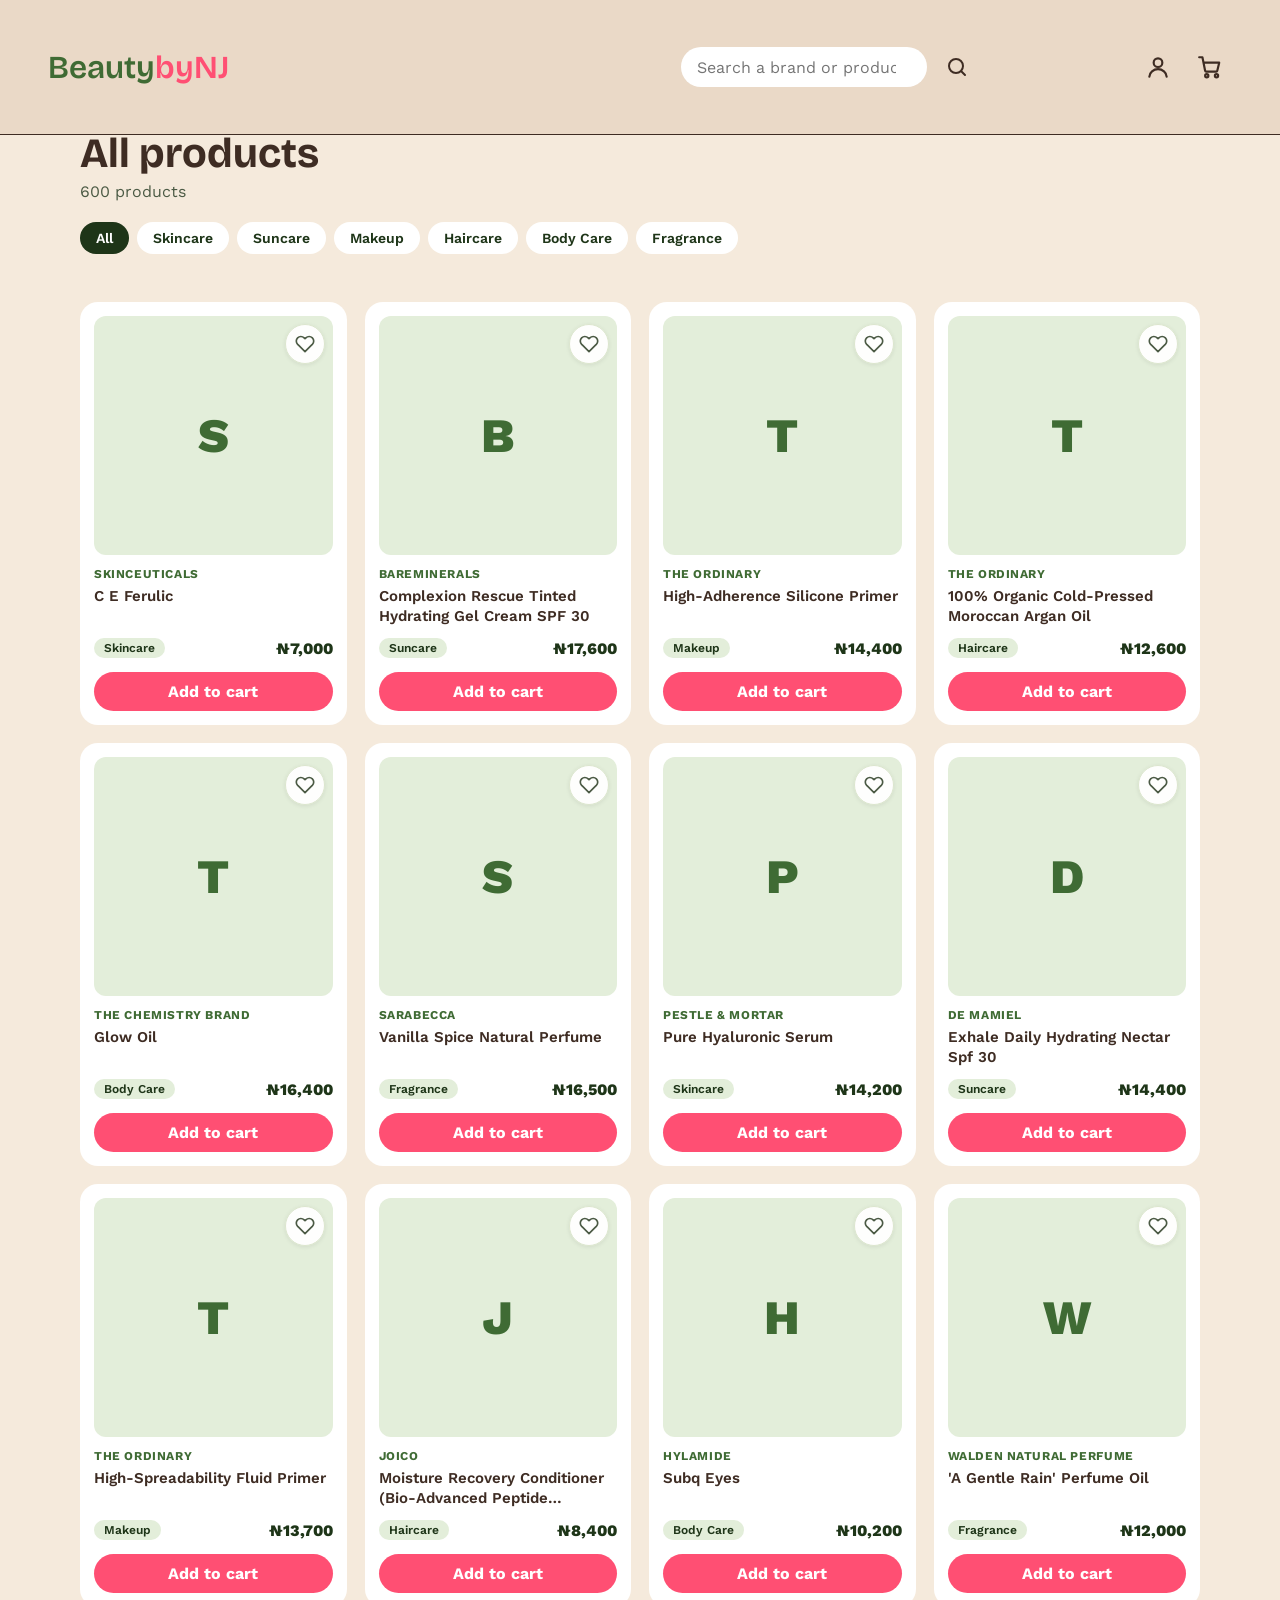
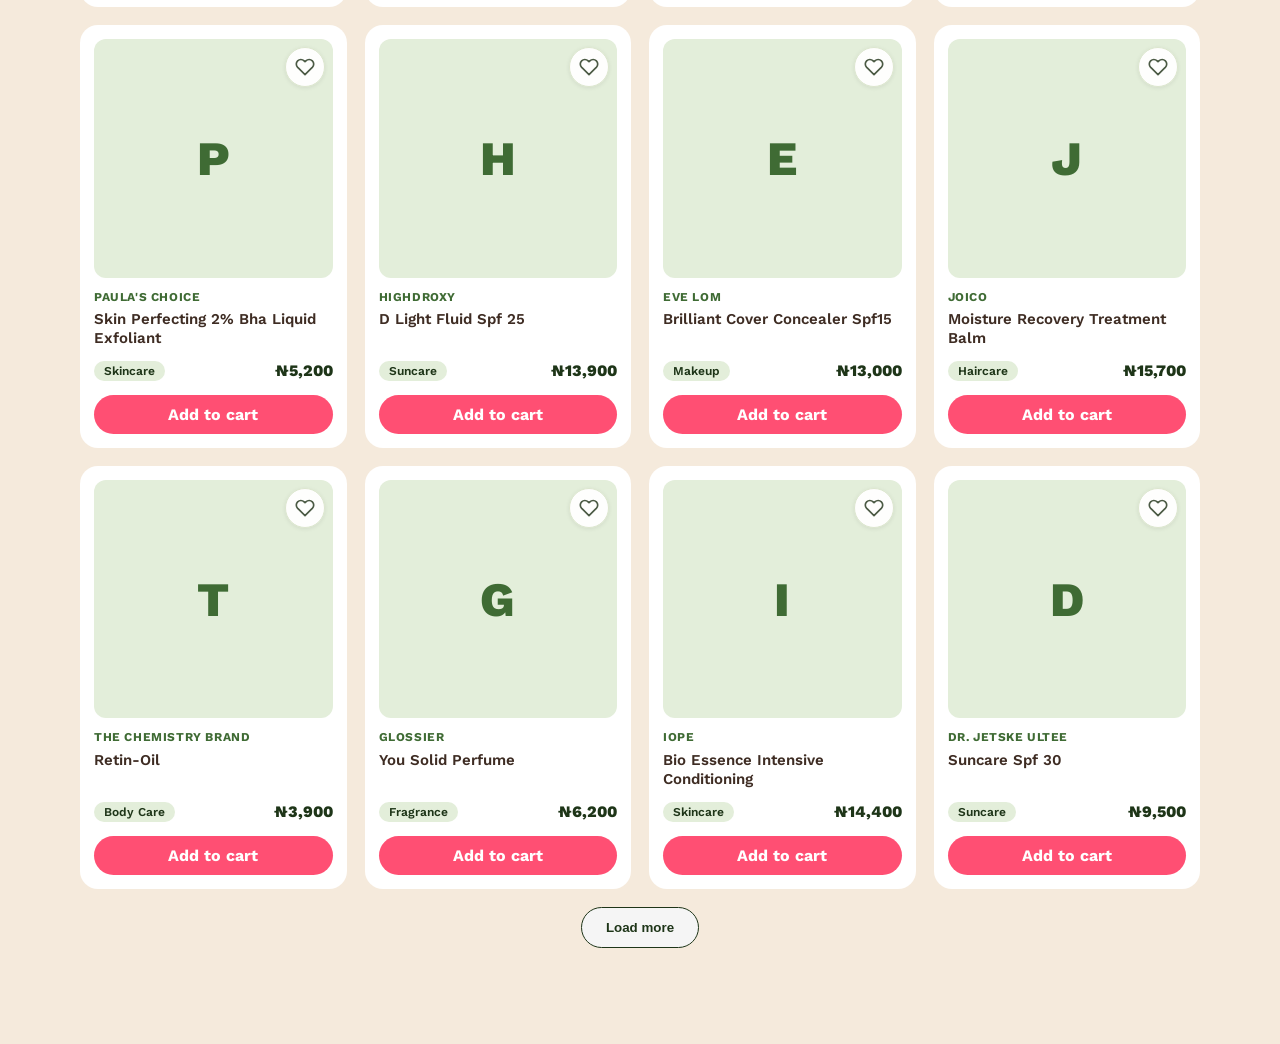
<file: shop.html>
<!DOCTYPE html>
<html lang="en">
<head>
    <meta charset="UTF-8">
    <meta name="viewport" content="width=device-width, initial-scale=1.0">
    <title>Shop | Beauty by NJ</title>
    <link rel="stylesheet" href="./style.css">
</head>
<body>
    <nav>
        <div class="navSec genLayout">
            <div class="logo" style="width: 40%;">
                <a href="index.html"><span style="color: #3F6B34;">Beauty</span><span style="color: #FF4F73;">byNJ</span></a>
            </div>

            <label for="toggle" class="hamburger">&#9776;</label>
            <input type="checkbox" id="toggle" />

            <div class="innerNav">
                <form class="shopSearch" action="shop.html" role="search">
                    <label for="shopQ" class="sr-only">Search products</label>
                    <input type="search" id="shopQ" name="q" placeholder="Search a brand or product" autocomplete="off">
                    <button type="submit" class="navSearchBtn" id="navSearchBtn" aria-label="Search">
                    <svg width="24" height="24" viewBox="0 0 24 24" fill="none" stroke="currentColor" stroke-width="2" stroke-linecap="round" aria-hidden="true"><circle cx="11" cy="11" r="7"/><path d="M20 20l-3.5-3.5"/></svg>
                </button>
                </form>
            </div>
            <div class="navIcons">
                    <a href="profile.html" class="profileLink" aria-label="My account">
                        <svg width="26" height="26" viewBox="0 0 24 24" fill="none" stroke="currentColor" stroke-width="2" stroke-linecap="round" stroke-linejoin="round" aria-hidden="true"><circle cx="12" cy="8" r="4"/><path d="M4 21c0-4 4-7 8-7s8 3 8 7"/></svg>
                    </a>
                    <a href="cart.html" class="cartLink" aria-label="Cart">
                        <svg width="26" height="26" viewBox="0 0 24 24" fill="none" stroke="currentColor" stroke-width="2" stroke-linecap="round" stroke-linejoin="round" aria-hidden="true"><circle cx="9" cy="20" r="1.5"/><circle cx="18" cy="20" r="1.5"/><path d="M2 3h3l2.5 12.5a1 1 0 0 0 1 .8h9.2a1 1 0 0 0 1-.8L20.5 8H6"/></svg>
                    </a>
            </div>
        </div>
    </nav>
    <main>
        <section class="genLayout shopTop">
            <h1 id="shopTitle">Shop</h1>
            <p class="shopCount" id="shopCount" aria-live="polite"></p>

            <div class="catChips" id="catChips"></div>
        </section>

        <section class="genLayout">
            <div class="productGrid" id="productGrid"></div>

            <div class="shopMsg" id="shopMsg" role="status" hidden>
                <p id="shopMsgText"></p>
                <button type="button" class="btn-secondary" id="shopRetry" hidden>Try again</button>
            </div>

            <div class="loadMoreWrap">
                <button type="button" class="btnSecondary" id="loadMore" hidden>Load more</button>
            </div>
        </section>
    </main>

    <div class="toast" id="toast" role="status" aria-live="polite"></div>

    <script src="njauth.js"></script>
    <script src="config.js"></script>
    <script src="api.js"></script>
    <script src="njcart.js"></script>
    <script src="njwish.js"></script>
    <script src="navuser.js"></script>
    <script src="shop.js"></script>
</body>
</html>
</file>
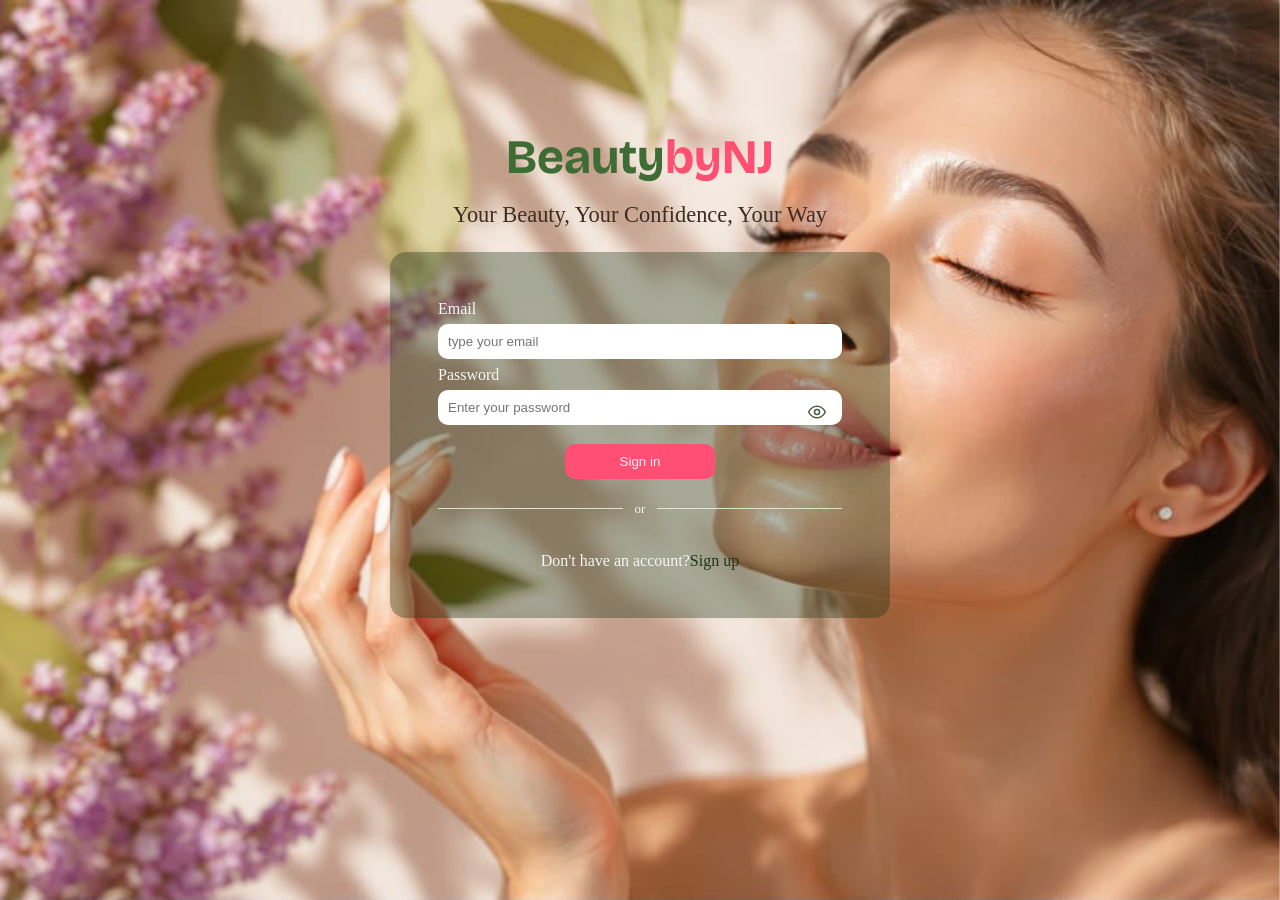
<file: signin.html>
<!DOCTYPE html>
<html lang="en">
<head>
  <meta charset="UTF-8">
  <meta name="viewport" content="width=device-width, initial-scale=1.0">
  <title>Sign in | Beauty by NJ</title>
  <link rel="stylesheet" href="./style.css">
</head>
<body>

  <!-- icon sprite, defined once and reused -->
  <svg width="0" height="0" style="position:absolute" aria-hidden="true">
    <symbol id="i-eye" viewBox="0 0 24 24">
      <path d="M2 12s3.5-7 10-7 10 7 10 7-3.5 7-10 7S2 12 2 12z"/>
      <circle cx="12" cy="12" r="3"/>
    </symbol>
    <symbol id="i-eye-off" viewBox="0 0 24 24">
      <path d="M2 12s3.5-7 10-7 10 7 10 7-3.5 7-10 7S2 12 2 12z"/>
      <circle cx="12" cy="12" r="3"/>
      <line x1="3" y1="3" x2="21" y2="21"/>
    </symbol>
  </svg>

  <img class="bgImage" src="./images/WhatsApp Image 2026-10-10 at 15.35.27.jpeg" alt="">

  <div class="label">
    <h1><a href="index.html"><span style="color: #3f6b34;">Beauty</span><span style="color: #ff4f73;">byNJ</span></a></h1>
    <P>Your Beauty, Your Confidence, Your Way</P>
  </div>


  <div class="signInCard">
    <form id="signinForm" novalidate>
      <label for="siEmail">Email</label>
      <input type="email" id="siEmail" placeholder="type your email" autocomplete="email" required>

      <label for="siPass">Password</label>
      <div class="pw-wrap">
        <input type="password" id="siPass" placeholder="Enter your password" autocomplete="current-password" required>
        <button type="button" class="pw-toggle" aria-label="Show password" aria-pressed="false">
          <svg class="eye-on" width="20" height="20" fill="none" stroke="currentColor" stroke-width="1.8" stroke-linecap="round" stroke-linejoin="round" aria-hidden="true"><use href="#i-eye"/></svg>
          <svg class="eye-off" width="20" height="20" fill="none" stroke="currentColor" stroke-width="1.8" stroke-linecap="round" stroke-linejoin="round" aria-hidden="true"><use href="#i-eye-off"/></svg>
        </button>
      </div>

      <p class="form-error" id="siError" role="alert" hidden></p>
      <button type="submit" class="signInBtn">Sign in</button>
    </form>

    <div class="divider"><span>or</span></div>
    <div id="googleBtn"></div>

    <p>Don't have an account? <a href="#" class="openSignup">Sign up</a></p>
  </div>

  <!-- sign-up popup -->
  <dialog id="signupModal" class="modal" aria-labelledby="signupTitle">
    <form id="signupForm" method="dialog" novalidate>
      <button type="button" class="modal-close" id="closeSignup" aria-label="Close">&times;</button>

      <h2 id="signupTitle">Join the NJ Fam</h2>
      <p class="modal-sub">Takes less than a minute.</p>

      <label for="suName">Full name</label>
      <input type="text" id="suName" autocomplete="name" required>

      <label for="suEmail">Email</label>
      <input type="email" id="suEmail" autocomplete="email" required>

      <label for="suPhone">Phone (for delivery updates)</label>
      <input type="tel" id="suPhone" autocomplete="tel" placeholder="0801 234 5678">

      <label for="suPass">Password</label>
      <div class="pw-wrap">
        <input type="password" id="suPass" autocomplete="new-password" minlength="8" required>
        <button type="button" class="pw-toggle" aria-label="Show password" aria-pressed="false">
          <svg class="eye-on" width="20" height="20" fill="none" stroke="currentColor" stroke-width="1.8" stroke-linecap="round" stroke-linejoin="round" aria-hidden="true"><use href="#i-eye"/></svg>
          <svg class="eye-off" width="20" height="20" fill="none" stroke="currentColor" stroke-width="1.8" stroke-linecap="round" stroke-linejoin="round" aria-hidden="true"><use href="#i-eye-off"/></svg>
        </button>
      </div>

      <p class="form-error" id="suError" role="alert" hidden></p>
      <button type="submit" class="btn-primary">Create account</button>
    </form>
  </dialog>

  <script src="https://accounts.google.com/gsi/client" async defer></script>
  <script>
    function decodeJwt(token) {
      const b64 = token.split('.')[1].replace(/-/g, '+').replace(/_/g, '/');
      const bytes = Uint8Array.from(atob(b64), c => c.charCodeAt(0));
      return JSON.parse(new TextDecoder().decode(bytes));
    }

    function handleGoogle(response) {
      const p = decodeJwt(response.credential);
      localStorage.setItem('njUser', JSON.stringify(NJ.save({ name: p.name, email: p.email, picture: p.picture })));
      window.location.href = 'profile.html';
    }

    window.addEventListener('load', () => {
      google.accounts.id.initialize({
        client_id: '229740027041-l56qjf9cd7mo8m57lgu8qt805scepgk4.apps.googleusercontent.com',
        callback: handleGoogle
      });
      google.accounts.id.renderButton(
        document.getElementById('googleBtn'),
        { theme: 'outline', size: 'large', text: 'continue_with', shape: 'pill', width: 320 }
      );
    });
  </script>
  
  
  <script src="auth.js"></script>
  <script src="njauth.js"></script>
</body>
</html>
</file>
<file: style.css>
@import url('https://fonts.googleapis.com/css2?family=Bricolage+Grotesque:opsz,wght@12..96,200..800&family=Work+Sans:ital,wght@0,100..900;1,100..900&display=swap');

* {
    margin: 0;
    padding: 0;
    box-sizing: border-box;
}

.genLayout {
    padding: 1rem 5rem 3rem;
    background-color: #f5eadc;
    color: #3e2c23;
    width: 100%;
    font-family: "Work Sans", sans-serif;
  font-optical-sizing: auto;
  font-weight: weight;
  font-style: normal;

}

.navSec {
    display: flex;
    flex-direction: row;
    justify-content: space-between;
    align-items: center;
    position: fixed;
    z-index: 100;
    background-color: #ead9c7;
    height: 15vh;
    padding-left: 3rem;
    padding-right: 3rem;
    width: 100%;
    border-bottom: 1px solid #3e2c23;
    padding-bottom: 1rem;

}

#toggle, .hamburger {
    display: none;
}

.navBar {
    display: flex;
    flex-direction: row;
    justify-content: space-between;
    gap: .5rem;
    font-family: "Work Sans", sans-serif;
  font-optical-sizing: auto;
  font-weight: weight;
  font-style: normal;
}

.navBar > a:hover {
    cursor: pointer;
    background-color: transparent;
    color: #3e2c23;
    padding: 1rem .5rem;
}

.categories > button:hover {
    cursor: pointer;
    background-color: transparent;
    color: #3e2c23;
    padding: 1rem .5rem;
}
.categories > button {
    font-family: "Work Sans", sans-serif;
  font-optical-sizing: auto;
  font-weight: weight;
  font-style: normal;
}

.carousel {
    padding-top: 6.2rem;
    height: 120vh;
    margin: auto;
    position: relative;
    background-color: #f5e6d3;
}

.slide > img {
    width: 100%;
    height: 100vh;
    object-fit: cover;
}

.categoryMenu {
    display: none;
    
}

.categoryMenu.open {
    display: grid;
    grid-template-columns: 1fr 2fr;
    gap: 2rem;
    position: absolute;
    background-color: #ead9c7;
    padding: 1rem;
}

.categoryMenu > a {
    font-size: 1rem;
    text-decoration: none;
    text-transform: capitalize;
    color: #3e2c23;
}

.categoryMenu > a:hover {
    cursor: pointer;
    background-color: #3a722c86;
    opacity: 8;
    border: none;
    border-radius: 10px;
    padding: .5rem .2rem;
}

.logo > a {
    font-size: 2rem;
    text-decoration: none;
    font-weight: 600;
    font-family: "Bricolage Grotesque", sans-serif;
  font-optical-sizing: auto;
  font-style: normal;
  font-variation-settings:
    "wdth" 100;
}

.navBar > a {
    text-decoration: none;
    text-transform: capitalize;
    color: #3e2c23;
    font-size: 1.3rem;
    font-weight: 400;
}

.categoryToggle {
    background-color: transparent;
    border: none;
    color: #3e2c23;
    font-size: 1.3rem;
}

.innerNav > input {
    padding: .8rem 2rem;
    width: 300px;
    border: none;
    outline: none;
    border-radius: 1rem;
}

#cartCount {
    position: absolute;
    background-color: #FF4F73;
    color: #f5f5f5;
    border-radius: 100%;
    width: 20px;
    height: 20px;
    margin-left: 2rem;
    margin-top: .1rem;
    padding: .25rem .45rem;
    font-size: .7rem;
}

.cartLink {
    margin-top: -3rem;
    margin-left: -1rem;
}

.innerNav > button  {
    position: absolute;
    background-color: #FF4F73;
    color: #f5f5f5;
    border: none;
    border-radius: 1rem;
    margin-left: 13.6rem;
    margin-top: .05rem;
    padding: .5rem 1rem;
    text-transform: capitalize;
}

.innerNav > button:hover {
    cursor: pointer;
    background-color: #c24860;
}

.innerNav {
    display: flex;
    flex-direction: row;
    justify-content: space-between;
    align-items: center;
    gap: 1rem;
}

.prev {
    position: absolute;
    font-size: 4.5rem;
    margin-top: -24rem;
    margin-left: 7rem;
    background-color: #f5e6d3a2;
    color: #3e2c2396;
    opacity: 10;
    border: 1px solid #3e2c2396;
    border-radius: 10px;
}

.next {
    position: absolute;
    font-size: 4.5rem;
    margin-top: -24rem;
    margin-left: 75rem;
    background-color: #f5e6d3a2;
    color: #3e2c2396;
    opacity: 10;
    border: 1px solid #3e2c2396;
    border-radius: 10px;
}

#bestsellers{
    grid-template-columns:repeat(4,minmax(0,1fr));
}
@media (max-width:900px){
    #bestsellers{
        grid-template-columns:repeat(2,minmax(0,1fr));
    }
}

.bestSeller > h2 {
    text-transform: capitalize;
    font-size: 3rem;
    padding-block: 2rem;
    font-family: "Bricolage Grotesque", sans-serif;
  font-optical-sizing: auto;
  font-style: normal;
  font-variation-settings:
    "wdth" 100;
}

.marquee {
    overflow: hidden;
    background: #1E3518;
    color: white;
    height: 8vh;
    display: flex;
    align-items: center;
    font-size: 1.2rem;
}

.marqueeTrack > p > svg {
    color: #FF4F73;
}

.marqueeTrack {
    display: flex;
    flex-shrink: 0;
    width: max-content;
    gap: 0;
    margin: 0;
    animation: scroll var(--marquee-time, 25s) linear infinite;
    will-change: transform;
}

.marqueeGroup {
    display: flex;
    flex-shrink: 0;
    gap: 3rem;
    padding-right: 3rem;
}

.marqueeGroup p {
    white-space: nowrap;
}

@keyframes scroll {
    from { transform: translateX(0); }
    to   { transform: translateX(calc(var(--marquee-shift, 100px) * -1)); }
}

.marquee:hover .marqueeTrack { animation-play-state: paused; }

@media (prefers-reduced-motion: reduce) {
    .marqueeTrack { animation: none; }
}

.shopWrapper {
    display: grid;
    grid-template-columns: repeat(3, 1fr);
    gap: 2rem;
}

.shopCard > img {
    inset: 0;
    width: 100%;
    height: 100%;
    object-fit: cover;
    overflow: hidden;
    border-radius: 1rem;
}

.shopCard > h2 {
    background-color: #f5f5f58a;
    padding: .2rem 1rem;
    border-radius: 10px;
    position: absolute;
    text-transform: capitalize;
    font-size: 2rem;
     font-family: "Bricolage Grotesque", sans-serif;
  font-optical-sizing: auto;
  font-style: normal;
  font-variation-settings:
    "wdth" 100;
    z-index: 1;
    color: black;
}

.shopCard > button {
    position: absolute;
    margin-top: 5.5rem;
    padding: .6rem 1.5rem;
    background-color: #1E3518;
    color: #f5f5f5;
    border-radius: 10px;
    border: none;
}

.shopCard > button:hover {
    cursor: pointer;
    background-color: #1c2b2b;
}

.shopCard {
    display: flex;
    flex-direction: column;
    align-items: center;
    justify-content: center;
    border-radius: 1rem;
    height: 40vh;
}

.shopBy > h2 {
    text-transform: capitalize;
    font-size: 3rem;
    padding-block: 2rem;
    font-family: "Bricolage Grotesque", sans-serif;
  font-optical-sizing: auto;
  font-style: normal;
  font-variation-settings:
    "wdth" 100;
}

.ourStory > h2 {
     text-transform: capitalize;
    font-size: 3rem;
    padding-block: 2rem;
    font-family: "Bricolage Grotesque", sans-serif;
  font-optical-sizing: auto;
  font-style: normal;
  font-variation-settings:
    "wdth" 100;
}

.storySec {
    display: flex;
    flex-direction: row;
    justify-content: space-between;
    gap: 10rem;
}

.storySec img {
    width: 600px;
    height: 70vh;
}

.storySec p {
    font-size: 1.3rem;
    width: 70%;
}

.storyTime {
    display: flex;
    flex-direction: column;
    gap: 2rem;
}

#contactUs{
    padding-bottom: 1rem;
    background-color: #1E3518;
    color: white;
}

.footerSec {
    padding: 5rem;
    display: flex;
    flex-direction: row;
    justify-content: space-between;
    font-family: "Work Sans", sans-serif;
  font-optical-sizing: auto;
  font-weight: weight;
  font-style: normal;
}

.footerCard > h3 {
    font-size: 1.5rem;
    text-transform: capitalize;
     font-family: "Bricolage Grotesque", sans-serif;
  font-optical-sizing: auto;
  font-style: normal;
  font-variation-settings:
    "wdth" 100;
}

.logo > p {
    width: 60%;
    padding-block: 2rem;
    font-size: 1.2rem;
}

.footerCard {
    margin-left: -10rem;
}

.shopSec {
    display: grid;
    grid-template-columns: repeat(2, 1fr);
    gap: 2rem;
    height: 10vh;
    border: none;
    padding-top: 1rem;
    width: 70px;
}

.shopSec > a {
    text-decoration: none;
    text-transform: capitalize;
    color: #f5f5f5;
}

.contactCard {
    display: flex;
    flex-direction: column;
    gap: 1.5rem;
    width: 75px;
}

.contactCard > h3 {
    font-size: 1.5rem;
    text-transform: capitalize;
     font-family: "Bricolage Grotesque", sans-serif;
  font-optical-sizing: auto;
  font-style: normal;
  font-variation-settings:
    "wdth" 100;
}

.contactCard > a {
    color: #f5f5f5;
    text-decoration: none;
    text-transform: capitalize;
}

.socials > h3 {
    font-size: 1.5rem;
    padding-bottom: 1rem;
    text-transform: capitalize;
     font-family: "Bricolage Grotesque", sans-serif;
  font-optical-sizing: auto;
  font-style: normal;
  font-variation-settings:
    "wdth" 100;
}

.socialsIcon {
    display: flex;
    gap: 1rem;
    flex-wrap: wrap;
}

.socialsIcon a {
    width: 32px;
    height: 32px;
    background-color: #FF4F73;                 /* the pink from byNJ */
    -webkit-mask: var(--icon) center / contain no-repeat;
    mask: var(--icon) center / contain no-repeat;
    transition: background-color .2s, transform .2s;
}

.socialsIcon a:hover {
    background-color: #c24860;                 /* your darker hover pink */
    transform: translateY(-2px);
}

.rightsSec {
    border-top: 1px solid #f5f5f5;
    padding-block: 1rem;
    margin-top: 2rem;
    display: flex;
    flex-direction: row;
    justify-content: space-between;
    background-color: #1E3518;
    color: #f5f5f5;
}

.banner {
    padding-top: 3rem;
}

.bannerCard {
    position: relative;
    overflow: hidden;
    border-radius: 1rem;
    display: flex;
    flex-direction: column;
    align-items: center;
    justify-content: center;
    background: linear-gradient(135deg, #1E3518 0%, #3F6B34 100%);
    color: #fff;
}

.bannerCard::before,
.bannerCard::after {
    content: "";
    position: absolute;
    border-radius: 50%;
    pointer-events: none;
}
.bannerCard::before {
    width: 22rem; height: 22rem;
    top: -11rem; right: -7rem;
    background: radial-gradient(circle, rgba(255, 79, 115, .45), rgba(255, 79, 115, 0) 70%);
}
.bannerCard::after {
    width: 18rem; height: 18rem;
    bottom: -10rem; left: -6rem;
    background: radial-gradient(circle, rgba(227, 238, 218, .22), rgba(227, 238, 218, 0) 70%);
}

.promoBanner {
    position: relative;
    z-index: 1;
    width: 100%;
    max-width: 44rem;
    margin-inline: auto;
    padding: 1.25rem 1.5rem;
    display: grid;
    justify-items: center;
    gap: .75rem;
    text-align: center;
}

.promoKicker {
    margin: 0;
    font-size: .78rem;
    font-weight: 700;
    letter-spacing: .16em;
    text-transform: uppercase;
    color: #FFB3C3;
}

.promoTitle {
    margin: 0;
    font-family: "Bricolage Grotesque", sans-serif;
    font-weight: 800;
    font-size: clamp(1.5rem, 1rem + 2.6vw, 2.75rem);
    line-height: 1.1;
    text-wrap: balance;
}
.promoTitle span {
    color: #FF8FA8;
    white-space: nowrap;
}
/*styling for sign up page*/
.bgImage {
    position: fixed;
    inset: 0;
    width: 100%;
    height: 100%;
    object-fit: cover;
    z-index: -1;
}

.label {
    position: absolute;
    color: #3e2c23;
    margin-left: 10rem;
    margin-top: 7rem;
}

.label > h1 {
    font-size: 4rem;
    padding-bottom: 2rem;
     font-family: "Bricolage Grotesque", sans-serif;
  font-optical-sizing: auto;
  font-style: normal;
  font-variation-settings:
    "wdth" 100;
}

.label a {
    text-decoration: none;
}

.label > p {
    font-size: 2rem;
    text-transform: capitalize;
}

.signInCard {
    background-color: #1e35185b;
    opacity: 8;
    position: relative;
    width: 500px;
    padding: 3rem;
    margin-top: 10rem;
    margin-left: 50rem;
    color: #f5f5f5;
    z-index: 3;
    border-radius: 1rem;
}

#signinForm {
    display: flex;
    flex-direction: column;
    gap: .4rem;
}

#signinForm > input {
    padding: 10px;
    outline: none;
    border-radius: 10px;
    border: none;
}

.pw-wrap > input {
    padding: 10px;
    outline: none;
    border-radius: 10px;
    border: none;
    width: 100%;
}

.pw-toggle {
    position: absolute;
    margin-left: -3rem;
    margin-top: .3rem;
    background-color: transparent;
    border: none;
}

#signinForm > button {
    padding: .6rem 1.5rem;
    background-color: #FF4F73;
    border-radius: 10px;
    border: none;
    color: #f5f5f5;
    width: 150px;
    margin: auto;
    margin-top: .8rem;
}

#signinForm > button:hover {
    cursor: pointer;
    background-color: #c24860;
}

.divider {
    padding-block: .4rem;
    display: flex;
    justify-content: center;
    font-size: 1.3rem;
}

#googleBtn {
    display: flex;
    justify-content: center;
}

.signInCard > p {
    padding-top: .8rem;
    display: flex;
    justify-content: center;
}

.openSignup {
    color: #1E3518;
    text-decoration: none;
}

/* styling for sign up pop up */
/* changed: padding moves from the dialog to the form */
.modal{
    padding:0;
}

.modal form{
    position:relative;
    padding:32px 28px;
}

/* google button + divider + errors */
#googleBtn{
    display:flex;
    justify-content:center;
}

.divider{
    display:flex;
    align-items:center;
    gap:12px;
    margin:16px 0;
    font-size:13px;
}

.divider::before,.divider::after{
    content:"";
    flex:1;
    height:1px;
    background:#DCE6CE;
}

.form-error{
    color:#9C2B2B;
    font-size:13px;
    margin:12px 0 0;
}

/* show/hide password (same as before, keep it last so it wins) */
.pw-wrap{
    position:relative;
}

.pw-wrap input{
    padding-right:46px;
}

.pw-toggle{
  position:absolute;
  top:50%;
  right:8px;
  transform:translateY(-50%);
  width:34px;
  height:34px;
  display:grid;
  place-items:center;
  border:none;
  background:none;
  border-radius:8px;
  color:#4B5A44;
  cursor:pointer;
}

.pw-toggle:hover{
    color:#1E3518;
    background:#E3EEDA;
}

.pw-toggle:focus-visible{
    outline:2px solid #3F6B34;
    outline-offset:2px;
}
.pw-toggle .eye-off{
    display:none;
}

.pw-toggle[aria-pressed="true"] .eye-on{
    display:none;
}

.pw-toggle[aria-pressed="true"] .eye-off{
    display:block;
}

.modal {
    background-color: #1e3518;
    position: relative;
    width: 500px;
    padding: 3rem;
    margin-top: 4rem;
    margin-left: 50rem;
    color: #f5f5f5;
    z-index: 3;
    border-radius: 1rem;
    border: none;
}

.modal-close {
    background-color: #ff4f73;
    color: #f5f5f5;
    border: none;
    width: 20px;
    height: 20px;
}

.modal-close:hover {
    cursor: pointer;
    background-color: #c24860;
}

#signupForm > h2 {
    text-transform: capitalize;
    padding-block: 1.2rem .1rem;
}

.modal-sub {
    padding-bottom: 1rem;
}

#signupForm {
    display: flex;
    flex-direction: column;
    gap: .4rem;
}

#signupForm > input {
    padding: 10px;
    outline: none;
    border-radius: 10px;
    border: none;
}

.btn-primary {
    padding: .6rem 1.5rem;
    background-color: #FF4F73;
    border-radius: 10px;
    border: none;
    color: #f5f5f5;
    width: 150px;
    margin: auto;
    margin-top: .8rem;
}

.btn-primary:hover {
    cursor: pointer;
    background-color: #c24860;
}
/* styling for customer profile page */

.profileWrapper {
    padding-top: 8rem;
}

.profileCard {
    display: flex;
    flex-direction: row;
    justify-content: space-between;
    align-items: center;
    border-radius: 2rem;
    background-color: #f5f5f5;
    height: 30vh;
    padding: 2rem;
    gap: 1.5rem;
}

.profilePic{
    display:grid;
    place-items:center;
    overflow:hidden;
    background:#3F6B34;
    color:#fff;
    font-weight:700;
    height:120px;
    width:120px;
    border-radius: 100%;
}

.profilePic > img{
    width:100%;
    height:100%;
    object-fit:cover;
    display:block;
}

.customerName h1,.customerEmail p,.customerPhone p{
    overflow-wrap:anywhere;
     font-family: "Bricolage Grotesque", sans-serif;
  font-optical-sizing: auto;
  font-style: normal;
  font-variation-settings:
    "wdth" 100;
}

.emptyState{
    display:grid;
    justify-items:center;
    gap:14px;
    text-align:center;
    padding:20px 8px;
    color:#4B5A44;
}

.emptyBtn{
    border:2px solid #3F6B34;
    color:#1E3518;
    text-decoration:none;
    border-radius:10px;
    padding:11px 20px;
    font-weight:600;
}

.addAddress{
    font:inherit;
    color:inherit;
    cursor:pointer;}

.profileDetails {
    width: 85%;
}

.customerCard {
    display: flex;
    flex-direction: row;
    justify-content: space-between;
    gap: 8px;
    padding-block: 10px;
    width: 80%;
}

.dateJoined {
    display: flex;
    flex-direction: row;
    gap: 8px;
    text-transform: capitalize;
}

.profileBtn > button {
    padding: 1rem 1.5rem;
    background-color: #FF4F73;
    color: white;
    border-radius: 20px;
    border: none;
    width: 150px;
}

.profileBtn > button:hover {
    cursor: pointer;
    background-color: #c24860;
}

.profile-info h1,.profile-info p{
    overflow-wrap:anywhere;
}

.avatar{
    overflow:hidden;
}

.avatar img{
    width:100%;
    height:100%;
    object-fit:cover;
    display:block;
}

.details-grid{
    display:grid;
    grid-template-columns:repeat(2,1fr);
    gap:18px 24px;
    margin:0;
}

.details-grid dt{
    font-size:.74rem;
    font-weight:700;
    text-transform:uppercase;
    letter-spacing:.06em;
    color:var(--ink-soft);
    margin-bottom:4px;
}

.details-grid dd{
    margin:0;
    font-weight:600;
    overflow-wrap:anywhere;
}

.empty{
    display:grid;
    justify-items:center;
    gap:14px;
    text-align:center;
    padding:20px 8px;
}

.empty .edit-btn{
    display:inline-block;
}

@media (max-width:520px){
  .details-grid{grid-template-columns:1fr;}
  .profile-header .edit-btn{width:100%;}
}

.modalSec{
    background-color:#1e3518e3;
    position:absolute;
    width:700px;
    padding:3rem;
    margin-top:6rem;
    margin-left:50rem;
    color:#f5f5f5;
    z-index:3;
    border-radius:1rem;
    border:none;
}

.modalSec > form {
    display:flex;
    flex-direction:column;
    gap:1rem;
}

.modalSec > form > input {
    padding:10px;
    outline:none;
    border-radius:10px;
    border:none;
}

.fullName {
    font-size: 1.2rem;
    font-weight: 600;
}

.btn-secondary {
    padding: .6rem 1.5rem;
    background-color: transparent;
    border: 1px solid #f5f5f5;
    border-radius: 10px;
    color: #f5f5f5;
    margin: auto;
    margin-top: .8rem;
}

.btn-secondary:hover {
    cursor: pointer;
    background-color: rgb(124, 123, 123);
}
.photo-row{
    display:flex;
    align-items:center;
    gap:16px;
    margin-bottom:6px;
}

.photo-preview{
    width:72px;
    height:72px;
    flex-shrink:0;
    border-radius:50%;
    overflow:hidden;
    display:grid;
    place-items:center;
    background:#3F6B34;
    color:#fff;
    font-weight:700;
    font-size:1.4rem;
}

.photo-preview > img{
    width:100%;
    height:100%;
    object-fit:cover;
    display:block;
}

.photo-actions{
    display:flex;
    flex-wrap:wrap;
    align-items:center;
    gap:8px 12px;
}

.photo-actions .field-note{
    flex-basis:100%;
    margin:0;
}

.modalSec .photo-input{
    position:absolute;
    width:1px;
    height:1px;
    padding:0;
    border:0;
    overflow:hidden;
    clip:rect(0,0,0,0);
    white-space:nowrap;
}

.modalSec .photo-btn{
    display:inline-block;
    margin:0;
    padding:10px 18px;
    font-size:14px;
    font-weight:700;
    cursor:pointer;
}

.photo-input:focus-visible + .photo-btn{
    outline:3px solid #FF4F73;
    outline-offset:2px;
}

.link-btn{
    background:none;
    border:none;
    padding:6px;
    color:#9C2B2B;
    font:inherit;
    font-weight:600;
    text-decoration:underline;
    cursor:pointer;
}

.link-btn[hidden]{
    display:none;
}

/* makes the hidden attribute always win, even over display:grid/flex */
[hidden]{display:none !important;}

/* ---- addresses ---- */
.modal select{
    width:100%;
    padding:12px 14px;
    border:1.5px solid #DCE6CE;
    border-radius:12px;
    font:inherit;
    background:#F4F8EF;
    box-sizing:border-box;
}

.modal select:focus{
    outline:none;
    border-color:#3F6B34;
    background:#fff;
}

.modal select.invalid{
    border-color:#DA3357;
}

.modal .check-row{
    display:flex;
    align-items:center;
    gap:10px;
    margin:18px 0 0;
    font-size:14px;
    font-weight:600;
    cursor:pointer;
}

.modal .check-row input{
    width:18px;
    height:18px;
    padding:0;
    margin:0;
    accent-color:#3F6B34;
    flex-shrink:0;
}

.modal .check-row input:disabled{
    cursor:not-allowed;
}

#addressList{
    display:grid;
    gap:14px;
    grid-template-columns:repeat(auto-fit,minmax(240px,1fr));margin:14px 0;
}

.addressCard{
    background:#E3EEDA;
    border-radius:16px;
    padding:18px;
    display:flex;
    flex-direction:column;
    gap:4px;
    min-width:0;
}

.addressCard p{
    margin:0;
    overflow-wrap:anywhere;
}

.addressTag{
    font-size:12px;
    font-weight:800;
    letter-spacing:.06em;
    text-transform:uppercase;
    color:#3F6B34;
}

.addressStreet{
    font-weight:600;
    margin-top:4px !important;
}

.addressPlace,.addressPhone{
    color:#4B5A44;
    font-size:14px;
}

.addressActions{
    display:flex;
    flex-wrap:wrap;
    align-items:center;
    gap:6px 14px;
    margin-top:12px;
    padding-top:12px;
    border-top:1px solid #C9D9BB;
}

.addressActions button{
    background:none;
    border:none;
    padding:6px 0;
    font:inherit;
    font-size:14px;
    font-weight:600;
    color:#1E3518;
    text-decoration:underline;
    cursor:pointer;
}

.addressActions .link-btn{
    color:#9C2B2B;
    margin-left:auto;
}

#addressForm{
    display:flex;
    flex-direction:column;
    gap:12px;
}

#addressForm input,#addressForm select{
    width:100%;
    padding:12px 14px;
    border:1.5px solid #DCE6CE;
    border-radius:12px;
    font:inherit;
    background:#F4F8EF;
    box-sizing:border-box;
    outline:none;
}

#addressForm > label {
    font-size: 1.2rem;
}

#addressModal {
    position: absolute;
    width: 700px;
    padding: 3rem;
    margin-top: 3rem;
    margin-left: 50rem;
    color: #f5f5f5;
    background-color: #1e3518ce;
    z-index: 3;
    border-radius: 1rem;
    border: none;
}

/* checkbox row: the longer selectors win over any general input / label rules */
.modal label.check-row{
    display:flex;
    align-items:center;
    gap:10px;
    margin:18px 0 0;
    font-size:14px;
    font-weight:600;
    cursor:pointer;
}

.modal label.check-row input[type="checkbox"]{
    width:18px;
    height:18px;
    min-width:18px;
    flex:0 0 18px;
    padding:0;
    margin:0;
    accent-color:#3F6B34;
    cursor:pointer;
}

.modal label.check-row input[type="checkbox"]:disabled{
    cursor:not-allowed;
}

.modal label.check-row span{
    flex:1;min-width:0;
}

.mainSec {
    display: flex;
    flex-direction: row;
    justify-content: space-between;
    gap: 2rem;
    margin-top: -1.5rem;
}

.secOne {
    background-color: white;
    position: sticky;
    top: 8rem;
    border-radius: 1rem;
    padding: 1rem 2rem;
    display: flex;
    flex-direction: column;
    gap: .6rem;
    width: 24%;
    height: 52vh;
}

.stickyCard {
    padding: .5rem 2rem;
    display: flex;
    flex-direction: row;
    gap: 1rem;
}

.secOne > :first-child {
    background-color:  #3a722c86;
    opacity: 8;
    border: none;
    border-radius: 10px;
}

.secOne > :nth-child(6) {
    padding-bottom: .5rem;
    border-bottom: 1px solid #1E3518;
}

.stickyCard:hover {
    cursor: pointer;
    background-color:  #3a722c86;
    opacity: 8;
    border: none;
    border-radius: 10px;
}

.stickyCard > svg {
    width: 20px;
    height: 20px;
    color: #3e2c23;
}

.stickyCard > h5 > a {
    text-transform: capitalize;
    text-decoration: none;
    color: #3e2c23;
    font-size: .8rem;
}

.logOut {
    padding: .5rem 2rem;
    display: flex;
    flex-direction: row;
    gap: 1rem;
    margin-top: -.8rem;
    font-size: .8rem;
}

.logOut > svg {
    width: 20px;
    height: 20px;
    color: #ff4f73;
}

.logOut:hover {
    cursor: pointer;
    background-color: #3a722c86;
    opacity: 8;
    border: none;
    border-radius: 10px;
}

.logOut > h5 > a {
    text-transform: capitalize;
    text-decoration: none;
    color: #FF4F73;
    font-size: .8rem;
}

.secTwo {
    width: 74%;
}

.breakdownWrapper {
    display: flex;
    flex-direction: row;
    justify-content: space-between;
    gap: 2rem;
}

.breakdownCard {
    background-color: #f5f5f5;
    border-radius: 1rem;
    padding: 1rem;
    width: 100%;
    height: 15vh;
    display: flex;
    flex-direction: column;
    justify-content: center;
    gap: 10px;
    text-transform: capitalize;
    font-weight: 600;
}

.recentOrder {
    background-color: #f5f5f5;
    border-radius: 1rem;
    margin-top: 2rem;
    padding: 1rem;
}

.recentOrder > h2 {
    padding-block: 1rem 2rem;
    text-transform: capitalize;
     font-family: "Bricolage Grotesque", sans-serif;
  font-optical-sizing: auto;
  font-style: normal;
  font-variation-settings:
    "wdth" 100;

}

.orderCard {
    border-top: 1px solid #1e351869;
    height: 8vh;
    display: flex;
    flex-direction: row;
    justify-content: center;
    background-color: transparent;
    margin-bottom: 10px;
}

.addressWrapper {
    background-color: white;
    border-radius: 1rem;
    padding: 1rem;
    margin-top: 2rem;
}

.addressWrapper > h2 {
    padding-block: 1rem 2rem;
    text-transform: capitalize;
     font-family: "Bricolage Grotesque", sans-serif;
  font-optical-sizing: auto;
  font-style: normal;
  font-variation-settings:
    "wdth" 100;
}

.addressSec {
    display: flex;
    flex-direction: row;
    justify-content: space-between;
    padding-bottom: 1rem;
}

.addressCard {
    background-color: #3a722c86;
    opacity: 8;
    padding: 1rem;
    border-radius: 1rem;
}

.homeDef {
    display: flex;
    flex-direction: row;
    justify-content: space-between;
    padding-bottom: 1rem;
}

.addAddress {
    border: 2px solid #1E3518;
    border-radius: 1rem;
    border-style: dashed;
    margin-top: 1rem;
    padding: 1rem;
    display: flex;
    justify-content: center;
}

.wishlistWrapper {
    background-color: #f5f5f5;
    border-radius: 1rem;
    margin-top: 2rem;
    padding: 1rem;
}

.wishlistSec {
    display: flex;
    flex-direction: row;
    justify-content: space-between;
    padding-bottom: 1rem;
}

.wishlistSec > h2 {
    padding-block: 1rem 2rem;
    text-transform: capitalize;
     font-family: "Bricolage Grotesque", sans-serif;
  font-optical-sizing: auto;
  font-style: normal;
  font-variation-settings:
    "wdth" 100;
}

.wishList {
    display: flex;
    flex-direction: row;
    justify-content: space-between;
    gap: 2rem;
}

.wishlistCard {
    border: 1px solid #1E3518;
    border-radius: 1rem;
    width: 100%;
    height: 60vh;
    padding: 1rem;
}

/* styling for cart page */
.profileLink{
    display:inline-grid;
    place-items:center;
    width:40px;
    height:40px;
    border-radius:50%;
    color:#1E3518;
    text-decoration:none;
}

.profileLink:hover{
    background:#E3EEDA;
}

.navAvatar{
    width:100%;
    height:100%;
    border-radius:50%;
    overflow:hidden;
    display:grid;
    place-items:center;
    background:#3F6B34;
    color:#fff;
    font-weight:700;
    font-size:.9rem;
    line-height:1;
}

.navAvatar img{
    width:100%;
    height:100%;
    object-fit:cover;
    display:block;
}

.profileLink.hasUser:hover{
    background:none;
    box-shadow:0 0 0 3px #E3EEDA;
}

.cartSec{
    padding-top:8rem;
}

.cartSec h1{
    margin:0 0 4px;
    font-size:1.6rem;
     font-family: "Bricolage Grotesque", sans-serif;
  font-optical-sizing: auto;
  font-style: normal;
  font-variation-settings:
    "wdth" 100;
}

.cartSec h2{
    font-size:1.1rem;
    margin:0;
}

.cartWrapper{
    display:grid;
    grid-template-columns:1.6fr 1fr;
    gap:26px;
    align-items:start;
    margin-top:20px;
}

.cartCard{
    background:#fff;
    border-radius:20px;
    padding:6px 24px;
    min-width:0;
}

.cartEmpty{
    display:grid;
    justify-items:center;
    gap:14px;
    text-align:center;
    padding:40px 8px;
}

.emptyBtn{
    display:inline-block;
    padding:12px 24px;
    border-radius:999px;
    background:#FF4F73;
    color:#fff;
    font-weight:700;
    text-decoration:none;
}

.cartList{
    display:grid;
    grid-template-columns:64px minmax(0,1.4fr) auto auto auto auto;
    align-items:center;
    gap:16px;
    padding:18px 0;
    border-top:1px solid #DCE6CE;
}

.cartList:first-child{
    border-top:none;
}

.itemMedia{
    width:64px;
    height:64px;
    border-radius:14px;
    background:#fff;
    border:1px solid #DCE6CE;
    display:grid;
    place-items:center;
    overflow:hidden;
}

.itemMedia img{
    width:100%;
    height:100%;
    object-fit:contain;
    display:block;
}

.itemMedia.noImg,.routineMedia.noImg{
    background:#E3EEDA;
    border:none;
    color:#3F6B34;
    font-weight:800;
    font-size:1.4rem;
}

.itemName{
    font-weight:700;
    font-size:.95rem;
    overflow-wrap:anywhere;
}

.itemMeta{
    font-size:.8rem;
    color:#4B5A44;
    margin-top:2px;
    overflow-wrap:anywhere;
}

.itemUnit{
    font-size:.82rem;
    color:#4B5A44;
    white-space:nowrap;
}

.qtyStepper{
    display:flex;
    align-items:center;
    border:1px solid #DCE6CE;
    border-radius:999px;
    overflow:hidden;
}

.qtyStepper button{
    background:#E3EEDA;
    border:none;
    width:30px;
    height:30px;
    font:inherit;
    font-size:1rem;
    font-weight:700;
    color:#1E3518;
    cursor:pointer;
}

.qtyStepper button:hover:not(:disabled){
    background:#3F6B34;
    color:#fff;
}

.qtyStepper button:disabled{
    opacity:.4;
    cursor:not-allowed;
}

.qtyValue{
    width:34px;
    text-align:center;
    font-weight:700;
    font-variant-numeric:tabular-nums;
    font-size:.9rem;
}

.itemTotal{
    font-weight:700;
    font-variant-numeric:tabular-nums;
    white-space:nowrap;
}

.removeBtn{
    background:none;
    border:none;color:#4B5A44;
    padding:6px;
    border-radius:8px;
    cursor:pointer;
}

.removeBtn:hover{
    color:#DA3357;
    background:#FFE2E8;
}

.removeBtn svg{
    width:16px;
    height:16px;
    display:block;
}

.orderSum{
    position:sticky;
    top:8rem;
    background:#fff;
    border-radius:20px;
    padding:24px;
    display:flex;
    flex-direction:column;
    gap:14px;
    min-width:0;
}

.orderSum > h2 {
     font-family: "Bricolage Grotesque", sans-serif;
  font-optical-sizing: auto;
  font-style: normal;
  font-variation-settings:
    "wdth" 100;
}

.discountCard{
    display:flex;
    align-items:center;
    justify-content:space-between;
    gap:8px;
    background:#E3EEDA;
    border-radius:12px;
    padding:10px 14px;
    font-size:.82rem;
    font-weight:600;
    color:#1E3518;
}

.discountCard p{
    display:flex;
    align-items:center;
    gap:8px;
    margin:0;
}

.linkBtn{
    background:none;
    border:none;
    padding:4px;
    font:inherit;
    font-weight:600;
    font-size:.82rem;
    color:#9C2B2B;
    text-decoration:underline;
    cursor:pointer;
}

.promoForm{
    display:flex;
    gap:8px;
}

.promoForm input{
    flex:1;
    min-width:0;
    padding:10px 14px;
    border:1.5px solid #DCE6CE;
    border-radius:999px;
    font:inherit;
    background:#F4F8EF;
    text-transform:uppercase;
}

.promoForm input::placeholder{
    text-transform:none;
}

.promoForm input:focus{
    outline:none;
    background:#fff;
}

.promoForm button{
    padding:10px 18px;
    border:1.5px solid #1E3518;
    border-radius:999px;
    background:transparent;
    color:#1E3518;
    font:inherit;
    font-weight:700;
    cursor:pointer;
}

.formError{
    color:#9C2B2B;
    font-size:13px;
    margin:-6px 0 0;
}

.priceDisplay{
    display:flex;
    flex-direction:column;
    gap:10px;
}

.grandTotal {
     font-family: "Bricolage Grotesque", sans-serif;
  font-optical-sizing: auto;
  font-style: normal;
  font-variation-settings:
    "wdth" 100;
}

.priceDisplay > div{
    display:flex;
    justify-content:space-between;
    gap:12px;
    font-size:.92rem;
    font-variant-numeric:tabular-nums;
}

.priceDisplay .discount{
    color:#1E3518;
    font-weight:600;
}

.priceDisplay .delivery{
    color:#4B5A44;
}

.deliveryNudge{
    margin:0;
    font-size:.8rem;
    color:#3F6B34;
    font-weight:600;
}

.priceDisplay .grandTotal{
    border-top:1px solid #DCE6CE;
    padding-top:12px;
    margin-top:2px;
    font-weight:800;
    font-size:1.25rem;
}

.checkoutBtn{
    background:#FF4F73;
    color:#fff;
    border:none;
    border-radius:999px;
    padding:16px;
    font:inherit;
    font-weight:700;
    font-size:1rem;
    width:100%;
    cursor:pointer;
}

.checkoutBtn:hover:not(:disabled){
    background:#DA3357;
}

.checkoutBtn:disabled{
    opacity:.5;
    cursor:not-allowed;
}

.trustLine{
    display:flex;
    align-items:center;
    gap:8px;
    margin:0;
    font-size:.8rem;
    color:#4B5A44;
}

.trustLine svg{
    width:16px;
    height:16px;
    color:#3F6B34;
    flex-shrink:0;
}

.routineList{
    margin-top:28px;
}

.routineList > h2{
    margin:0 0 4px;
    font-size:1.6rem;
     font-family: "Bricolage Grotesque", sans-serif;
  font-optical-sizing: auto;
  font-style: normal;
  font-variation-settings:
    "wdth" 100;
}

.routineWrapper{
    display:grid;
    grid-template-columns:repeat(3,minmax(0,1fr));
    gap:16px;
    margin-top:14px;
}

.routineCard{
    background:#fff;
    border-radius:18px;
    padding:16px;
    display:flex;
    flex-direction:column;
    gap:8px;
    min-width:0;
}

.routineMedia{
    aspect-ratio:1/1;
    border-radius:12px;
    background:#fff;
    display:grid;
    place-items:center;
    overflow:hidden;
}

.routineMedia img{
    width:100%;
    height:100%;
    object-fit:contain;
    display:block;
}

.routineCard h3{
    margin:0;
    font-size:.88rem;
    line-height:1.3;
    overflow-wrap:anywhere;
    display:-webkit-box;
    -webkit-line-clamp:2;
    -webkit-box-orient:vertical;
    overflow:hidden;
}

.routineFoot{
    display:flex;
    align-items:center;
    justify-content:space-between;
    gap:8px;
    margin-top:auto;
}

.routinePrice{
    font-weight:700;
    font-size:.92rem;
}

.routineAdd{
    background:#3F6B34;
    color:#fff;
    border:none;
    border-radius:999px;
    padding:8px 14px;
    font:inherit;
    font-weight:600;
    font-size:.8rem;
    cursor:pointer;
}

.routineAdd:hover{
    background:#1E3518;
}

.routineAdd.added{
    background:#FF4F73;
}

@media (max-width:860px){
  .cartWrapper{
    grid-template-columns:1fr;
  }
 
.orderSum{
    position:static;
  }
}
@media (max-width:700px){
    .cartCard{
        padding:6px 16px;
    }
    .cartList{
        grid-template-columns:52px minmax(0,1fr) auto;grid-template-areas:"media info total" "media stepper remove" "media unit unit";row-gap:6px;
    }
    .itemMedia{
        grid-area:media;
        width:52px;
        height:52px;
    }
    .itemInfo{
        grid-area:info;
    }
    .qtyStepper{
        grid-area:stepper;
        justify-self:start;
    }
    .itemUnit{
        grid-area:unit;
    }
    .itemTotal{
        grid-area:total;
    }
    .removeBtn{
        grid-area:remove;
        justify-self:end;}
}
@media (max-width:560px){
    .routineWrapper{
        grid-template-columns:repeat(2,minmax(0,1fr));
    }
}

 /* styling for shop page */
 .shopTop {
    padding-top: 8rem;
 }

 #shopTitle {
     font-family: "Bricolage Grotesque", sans-serif;
  font-optical-sizing: auto;
  font-style: normal;
  font-variation-settings:
    "wdth" 100;
 }

 .sr-only{
    position:absolute;
    width:1px;
    height:1px;
    padding:0;
    margin:-1px;
    overflow:hidden;
    clip:rect(0,0,0,0);
    white-space:nowrap;
    border:0;
}

.shopTop{
    padding:28px 0 8px;
}

.shopTop h1{
    margin:0;
    font-size:clamp(1.8rem,5vw,2.6rem);
    overflow-wrap:anywhere;
}

.shopCount{
    margin:4px 0 16px;
    color:#4B5A44;
    min-height:1.4em;
}

.shopSearch{
    display:flex;
    gap:10px;
    max-width:520px;
}

.shopSearch input{
    flex:1;
    min-width:0;
    padding:10px 16px;
    border: none;
    border-radius:999px;
    font:inherit;
    background:#fff;
}

.shopSearch input:focus{
    outline:none;
    border-color:#3F6B34;
}

.shopSearch .btn-primary{
    width:auto;
    margin:0;
    padding:12px 22px;
}

.catChips{
    display:flex;
    flex-wrap:wrap;
    gap:8px;
    margin:18px 0 6px;
}

.catChip{
    padding:8px 16px;
    border-radius:999px;
    background:#fff;
    color:#1E3518;
    font-weight:600;
    font-size:14px;
    text-decoration:none;
}

.catChip:hover{
    background-color: rgb(216, 214, 214);
}

.catChip.active{
    background:#1E3518;
    color:#fff;
}

.productGrid{
    display:grid;
    gap:18px;
    grid-template-columns:repeat(auto-fill,minmax(210px,1fr));margin:18px 0;
}

.productCard{
    display:flex;
    flex-direction:column;
    gap:6px;
    background:#fff;
    border-radius:18px;
    padding:14px;
    min-width:0;
}
.productImg{
    aspect-ratio:1/1;
    border-radius:12px;
    background:#fff;
    display:grid;
    place-items:center;
    overflow:hidden;
}
.productImg img{
    width:100%;
    height:100%;
    object-fit:contain;
    display:block;
}
.productImg.noImg{
    background:#E3EEDA;
    color:#3F6B34;
    font-weight:800;
    font-size:3rem;
}
.productBrand{
    margin:6px 0 0;
    font-size:12px;
    font-weight:700;
    letter-spacing:.05em;
    text-transform:uppercase;
    color:#3F6B34;
    overflow-wrap:anywhere;
    min-height:1.2em;
}
.productName{
    margin:0;
    font-size:15px;
    line-height:1.3;
    font-weight:600;
    overflow-wrap:anywhere;
    display:-webkit-box;
    -webkit-line-clamp:2;
    -webkit-box-orient:vertical;
    overflow:hidden;
    font-family:inherit;
}

.productMeta{
    display:flex;
    justify-content:space-between;
    align-items:center;
    gap:8px;
    margin-top:auto;
    padding-top:6px;
}

.productTag{
    font-size:12px;
    padding:3px 10px;
    border-radius:999px;
    background:#E3EEDA;
    color:#1E3518;
    font-weight:600;
}

.productPrice{
    font-weight:800;
    color:#1E3518;
}

.productAdd{
    margin-top:8px;
    padding:10px;
    border:none;
    border-radius:999px;
    background:#FF4F73;
    color:#fff;
    font:inherit;
    font-weight:700;
    cursor:pointer;
}

.productAdd:hover{
    background:#DA3357;
}

.productCard.skeleton{
    min-height:330px;
    background:linear-gradient(100deg,#E3EEDA 30%,#F4F8EF 50%,#E3EEDA 70%) 0 0/200% 100%;
    border:none;
    animation:shimmer 1.2s linear infinite;
}

@keyframes shimmer{
    to{background-position:-200% 0;}
}

.shopMsg{
    display:grid;
    justify-items:center;
    gap:12px;
    text-align:center;
    padding:40px 12px;
    color:#4B5A44;
}

.btnSecondary {
    padding: 12px 24px;
    border-radius: 999px;
    background: #f5f5f5;
    color: #1E3518;
    border: 1px solid #1E3518;
    font-weight: 700;
}

.btnSecondary:hover {
    background: #1e3518a2;
    color: #fff;
    border: none;
    cursor: pointer;
}

.shopMsg p{
    margin:0;
}

.loadMoreWrap{
    display:flex;
    justify-content:center;
    margin:8px 0 48px;
}

.loadMoreWrap .btn-secondary{
    padding:14px 32px;
}

@media (max-width:600px){
  .productGrid{
    grid-template-columns:repeat(2,minmax(0,1fr));
    gap:12px;
  }
  .productCard{
    padding:10px;border-radius:14px;
}
  .productMeta{
    flex-wrap:wrap;
  }
  .productCard.skeleton{
    min-height:260px;
  }
}

.productCard { position: relative; }
 
.wishBtn {
    position: absolute;
    top: 22px;
    right: 22px;
    z-index: 2;
    width: 40px;
    height: 40px;
    display: grid;
    place-items: center;
    padding: 0;
    border: 1px solid #DCE6CE;
    border-radius: 50%;
    background: rgba(255, 255, 255, .95);
    color: #4B5A44;
    box-shadow: 0 1px 4px rgba(0, 0, 0, .08);
    cursor: pointer;
    transition: transform .15s, color .15s;
}
 
.wishBtn svg {
    width: 20px;
    height: 20px;
    display: block;
    fill: none;
    stroke: currentColor;
    stroke-width: 2;
    stroke-linecap: round;
    stroke-linejoin: round;
}
 
.wishBtn:hover { 
    color: #DA3357;
     transform: scale(1.08);
}

.wishBtn:focus-visible { 
    outline: 2px solid #3F6B34; 
    outline-offset: 2px; 
}
 
/* saved = pink and filled in */
.wishBtn[aria-pressed="true"] {
    color: #FF4F73; 
    border-color: #FFB3C2; 
}

.wishBtn[aria-pressed="true"] svg { 
    fill: currentColor; 
}
 
/* the wishlist section on the profile page */
#wishList {
    display: grid;
    grid-template-columns: repeat(auto-fill, minmax(200px, 1fr));
    gap: 16px;
}
 
#wishToggle { 
    color: #1E3518; 
    font-weight: 600; 
}
 
@media (max-width: 600px) {
    #wishList { grid-template-columns: repeat(2, minmax(0, 1fr)); gap: 12px; }
    .wishBtn { top: 18px; right: 18px; width: 36px; height: 36px; }
}

/* 1. The shop heading was hiding under the fixed top bar, and the side padding was lost */
.shopTop { padding: 8rem 5rem 8px; }
 
/* 2. #cartCount (your hand-made red circle) is replaced by the live badge on the cart icon.
      On cart.html the same id is the "3 items" text, so it must never look like a circle. */
#cartCount { 
    position: static; 
    background: none; 
    color: inherit; 
    border-radius: 0; 
    width: auto; 
    height: auto; 
    margin: 0; 
    padding: 0; 
    font-size: inherit; 
}

.navSec #cartCount { 
    display: none; 
}
 
/* 3. The "Added to cart" message had no styling at all */
.toast {
    position: fixed;
    left: 50%;
    bottom: 24px;
    transform: translate(-50%, 20px);
    max-width: calc(100vw - 32px);
    padding: 12px 22px;
    border-radius: 999px;
    background: #1E3518;
    color: #fff;
    font-weight: 600;
    text-align: center;
    opacity: 0;
    pointer-events: none;
    transition: opacity .25s, transform .25s;
    z-index: 300;
}
.toast.show { 
    opacity: 1; 
    transform: translate(-50%, 0); 
}
 
/* 4. Top bar icons: profile on its own, cart beside it, the cart number sitting on the cart icon */
.navIcons {
    display: flex;
    align-items: center;
    gap: .5rem;
}
.navSec .profileLink,
.navSec .cartLink {
    position: relative;
    display: inline-grid;
    place-items: center;
    width: 44px;
    height: 44px;
    margin: 0;
    border-radius: 50%;
    color: #3e2c23;
    text-decoration: none;
}
.navSec .cartLink:hover { 
    background: #E3EEDA; 
}

.navSec .cartLink svg { 
    width: 26px; 
    height: 26px; 
    display: block; 
}

.cartBadge {
    position: absolute;
    top: 0;
    right: -4px;
    min-width: 18px;
    height: 18px;
    padding: 0 5px;
    border-radius: 999px;
    background: #FF4F73;
    color: #fff;
    font-size: 11px;
    font-weight: 700;
    line-height: 18px;
    text-align: center;
    text-decoration: none;
}

/* checkout.css: styles for checkout.html and order-success.html only.
   It is linked in those two pages, so you do not paste it anywhere.
   It reuses your cart styles (.cartSec, .orderSum, .priceDisplay, .checkoutBtn, .formError, .emptyBtn, .toast),
   so those must stay in style.css. */
 
/* ---------- top bar on these two pages ---------- */
.coBack {
    color: #3e2c23;
    font-weight: 600;
    text-decoration: none;
    margin-left: auto;
    margin-right: 1rem;
    white-space: nowrap;
}
.coBack:hover { 
    text-decoration: underline; 
}
 
.coIntro { 
    margin: 0 0 4px; 
    color: #4B5A44; 
}
 
/* ---------- page layout ---------- */
/* the fixed top bar is 15vh tall, so push the content below it (tall screens were clipping the heading) */
.coMain { padding-top: calc(15vh + 2rem); 
}
 
.checkoutWrapper {
    display: grid;
    grid-template-columns: minmax(0, 1.6fr) minmax(0, 1fr);
    gap: 26px;
    align-items: start;
    margin-top: 20px;
}
 
.coForm { 
    display: grid; 
    gap: 18px; 
    min-width: 0; 
}
 
.coCard {
    background: #fff;
    border: 1px solid #DCE6CE;
    border-radius: 20px;
    padding: 22px 24px;
    min-width: 0;
    display: grid;
    gap: 16px;
}
 
.coCard h2 {
    display: flex;
    align-items: center;
    gap: 10px;
    margin: 0;
    font-size: 1.1rem;
}
 
.coStep {
    display: inline-grid;
    place-items: center;
    width: 26px;
    height: 26px;
    border-radius: 50%;
    background: #1E3518;
    color: #fff;
    font-size: .8rem;
    font-weight: 700;
    flex-shrink: 0;
}
 
.coOpt { 
    font-weight: 500; 
    font-size: .85rem; 
    color: #4B5A44; 
}
 
/* ---------- form fields ---------- */
.coGrid { 
    display: grid; 
    grid-template-columns: repeat(2, minmax(0, 1fr)); 
    gap: 14px; 
}

.coWide { 
    grid-column: 1 / -1; 
}
 
.coField { 
    display: grid; 
    gap: 6px; 
    min-width: 0; 
    align-content: start; 
}

.coField label { 
    font-size: .85rem; 
    font-weight: 700; 
}

.coField small { 
    font-size: .78rem; 
    color: #4B5A44; 
}
 
.coField input,
.coField select,
.coField textarea {
    width: 100%;
    padding: 12px 14px;
    border: 1.5px solid #DCE6CE;
    border-radius: 12px;
    background: #F4F8EF;
    font: inherit;
    color: #3e2c23;
    box-sizing: border-box;
}

.coField textarea { 
    resize: vertical; 
    min-height: 84px; 
}

.coField input:focus,
.coField select:focus,
.coField textarea:focus { 
    outline: none; 
    border-color: #3F6B34; 
    background: #fff; 
}

.coField input[readonly] { 
    background: #EEF2E9; 
    color: #4B5A44; 
    cursor: not-allowed; 
}

.coField .invalid { 
    border-color: #DA3357; 
    background: #FFF6F8; 
}
 
.coCheck { 
    display: flex; 
    align-items: center; 
    gap: 10px; 
    font-size: .9rem; 
    font-weight: 600; 
    cursor: pointer; 
}

.coCheck input { 
    width: 18px; 
    height: 18px; 
    accent-color: #3F6B34; 
    flex-shrink: 0; 
}
 
.coLinkBtn {
    justify-self: start;
    background: none;
    border: none;
    padding: 4px 0;
    font: inherit;
    font-weight: 700;
    color: #3F6B34;
    text-decoration: underline;
    cursor: pointer;
}
 
.coNewAddr { 
    display: grid; 
    gap: 14px; 
}
 
.coNotice {
    margin: 0;
    padding: 12px 14px;
    border-radius: 12px;
    background: #FFF1C9;
    color: #7A5A00;
    font-size: .88rem;
    font-weight: 600;
}
 
/* ---------- saved address cards (radio) ---------- */
.coAddrList { 
    display: grid; 
    grid-template-columns: repeat(auto-fit, minmax(230px, 1fr)); 
    gap: 12px; 
}
 
.coAddr {
    display: flex;
    align-items: flex-start;
    gap: 12px;
    padding: 14px 16px;
    border: 1.5px solid #DCE6CE;
    border-radius: 14px;
    background: #fff;
    cursor: pointer;
    min-width: 0;
}
.coAddr input { 
    margin-top: 3px; 
    accent-color: #3F6B34; 
    flex-shrink: 0; 
    width: 18px; 
    height: 18px; 
}

.coAddr:has(input:checked) { 
    border-color: #3F6B34; 
    background: #F4F8EF; 
}

.coAddrBody { 
    display: grid; 
    gap: 2px; 
    min-width: 0; 
}

.coAddrBody span { 
    overflow-wrap: anywhere; 
}

.coAddrTag { 
    font-size: .72rem; 
    font-weight: 800; 
    letter-spacing: .06em; 
    text-transform: uppercase; 
    color: #3F6B34; 
}

.coAddrStreet { 
    font-weight: 600; 
}

.coAddrPlace { 
    font-size: .9rem; 
    color: #4B5A44; 
}
 
/* ---------- payment options ---------- */
.coPayList { 
    display: grid; 
    gap: 10px; 
}
 
.coPay {
    display: flex;
    align-items: flex-start;
    gap: 12px;
    padding: 14px 16px;
    border: 1.5px solid #DCE6CE;
    border-radius: 14px;
    background: #fff;
    cursor: pointer;
}

.coPay input { 
    margin-top: 3px; 
    accent-color: #3F6B34; 
    flex-shrink: 0; 
    width: 18px; 
    height: 18px; 
}

.coPay:has(input:checked) { 
    border-color: #3F6B34; 
    background: #F4F8EF; 
}

.coPayBody { 
    display: grid; 
    gap: 2px; 
    min-width: 0; 
}

.coPayName { 
    font-weight: 700; 
}

.coPayDesc { 
    font-size: .85rem; 
    color: #4B5A44; 
}
 
.coPayNote {
    margin: -2px 0 4px;
    padding: 12px 14px;
    border-radius: 12px;
    background: #E3EEDA;
    color: #1E3518;
    font-size: .85rem;
    line-height: 1.45;
}
 
.coTransfer dl { 
    display: grid; 
    gap: 6px; 
    margin: 0 0 10px; 
}

.coTransfer dl > div { 
    display: flex; 
    justify-content: space-between; 
    gap: 12px; 
    flex-wrap: wrap; 
}

.coTransfer dt { 
    color: #4B5A44; 
}

.coTransfer dd { 
    margin: 0; 
    font-weight: 800; 
    overflow-wrap: anywhere; 
    text-align: right; 
}

.coTransfer p { margin: 0; }
 
/* ---------- order summary (right side) ---------- */
.coItems { 
    list-style: none; 
    margin: 0; 
    padding: 0; 
    display: grid; 
    gap: 12px; 
    max-height: 340px; 
    overflow-y: auto; 
}
 
.coItem { 
    display: grid; 
    grid-template-columns: 52px minmax(0, 1fr) auto; align-items: center; 
    gap: 12px; 
}
 
.coThumb {
    width: 52px;
    height: 52px;
    border-radius: 12px;
    background: #F4F8EF;
    border: 1px solid #DCE6CE;
    overflow: hidden;
    display: grid;
    place-items: center;
    font-weight: 800;
    color: #3F6B34;
}
.coThumb img { 
    width: 100%; 
    height: 100%; 
    object-fit: cover; 
    display: block; 
}
 
.coItemInfo { 
    display: grid; 
    gap: 1px; 
    min-width: 0; 
}

.coItemInfo span { 
    overflow-wrap: anywhere; 
}

.coItemBrand { 
    font-size: .72rem; 
    font-weight: 800; 
    letter-spacing: .05em; 
    text-transform: uppercase; 
    color: #3F6B34; 
}

.coItemName { 
    font-size: .9rem; 
    font-weight: 600; 
}

.coItemQty { 
    font-size: .78rem; 
    color: #4B5A44; 
}

.coItemPrice { 
    font-weight: 700; 
    font-size: .9rem; 
    font-variant-numeric: tabular-nums; 
    white-space: nowrap; 
}
 
.coEdit { 
    text-align: center; 
    font-size: .85rem; 
    font-weight: 600; 
    color: #3F6B34; 
}
 
/* ---------- thank-you page ---------- */
.osWrap { 
    display: grid; 
    gap: 18px; 
    max-width: 760px; 
    margin: 0 auto; 
}
 
.osCard {
    background: #fff;
    border: 1px solid #DCE6CE;
    border-radius: 20px;
    padding: 26px;
    display: grid;
    gap: 14px;
    min-width: 0;
}

.osCenter { 
    text-align: center; 
    justify-items: center; 
}

.osCard h1 { 
    margin: 0; 
    font-size: 1.7rem; 
}

.osH { 
    margin: 0; 
    font-size: 1.1rem; 
}
 
.osTick {
    display: grid;
    place-items: center;
    width: 64px;
    height: 64px;
    border-radius: 50%;
    background: #3F6B34;
    color: #fff;
}
.osLead { 
    margin: 0; 
    overflow-wrap: anywhere; 
}

.osNoWrap { 
    white-space: nowrap; 
}

.osMsg { 
    margin: 0; 
    max-width: 52ch; 
    color: #4B5A44; 
}
 
.osBank { 
    display: grid; 
    gap: 6px; 
    margin: 4px 0 0; 
    width: 100%; 
    max-width: 420px; 
    padding: 14px 16px; 
    border-radius: 14px; 
    background: #E3EEDA; 
    text-align: left; 
}

.osBank > div { 
    display: flex; 
    justify-content: space-between; 
    gap: 12px; 
    flex-wrap: wrap; 
}

.osBank dt { 
    color: #4B5A44; 
}

.osBank dd { 
    margin: 0; 
    font-weight: 800; 
    overflow-wrap: anywhere; 
    text-align: right; 
}
 
.osGrid { 
    display: grid; 
    grid-template-columns: repeat(3, minmax(0, 1fr)); 
    gap: 18px; 
}

.osBlock { 
    display: grid; 
    gap: 2px; 
    align-content: start; 
    min-width: 0; 
}

.osBlock h2 { 
    margin: 0 0 4px; 
    font-size: .78rem; 
    letter-spacing: .06em; 
    text-transform: uppercase; 
    color: #3F6B34; 
}

.osBlock p { 
    margin: 0; 
    overflow-wrap: anywhere; 
}

.osNote { 
    border-top: 1px solid #DCE6CE; 
    padding-top: 12px; 
}
 
.osItems { 
    max-height: none; 
}

.osTotals {
    border-top: 1px solid #DCE6CE; 
    padding-top: 14px; 
}
 
.osActions { 
    display: flex; 
    gap: 12px; justify-content: center; 
    flex-wrap: wrap; 
}

.osGhost {
    display: inline-block;
    padding: 12px 24px;
    border: 1.5px solid #1E3518;
    border-radius: 999px;
    background: transparent;
    color: #1E3518;
    font: inherit;
    font-weight: 700;
    text-decoration: none;
    cursor: pointer;
}
.osGhost:hover { 
    background: #1E3518; 
    color: #fff; 
}

.orderSum {
    border: none;
}

.promoForm > input {
    border: none;
}

.cartCard {
    border: none;
}

.cartEmpty {
    border: none;
}

.emptyBtn {
    border: none;
}
 
/* ====================================================================
   PHONES AND TABLETS
   ==================================================================== */
@media (max-width: 900px) {
    .coMain { 
        padding-top: 7rem; 
    }

    .checkoutWrapper { 
        grid-template-columns: minmax(0, 1fr); 
        gap: 18px; 
    }

    .coSummary { 
        position: static; 
    }
    
    .coBack { 
        font-size: .85rem; 
        margin-right: .25rem; 
    }
}
 
@media (max-width: 600px) {
    .coCard { 
        padding: 18px 16px; 
        border-radius: 16px; 
    }

    .coGrid { 
        grid-template-columns: minmax(0, 1fr); 
    }

    .osGrid { 
        grid-template-columns: minmax(0, 1fr); 
        gap: 14px; 
    }

    .osCard { 
        padding: 20px 16px; 
        border-radius: 16px; 
    }

    .osCard h1 { 
        font-size: 1.4rem; 
    }

    .coItems { 
        max-height: none; 
    }

    .osActions { 
        flex-direction: column; 
    }

    .osActions > * { 
        text-align: center; 
    }
    
    .coBack { 
        display: none; 
    }                 /* the logo and cart icon are enough on a small screen */
}
 
/* receipt: print only the order, not the top bar or buttons */
@media print {
    nav, .osActions, .toast { 
        display: none !important; 
    }
    .cartSec { 
        padding-top: 0 !important; 
    }
    .osCard { 
        border: none; 
    }
}
 
 
/* ---------- all screens ---------- */
html { -webkit-text-size-adjust: 100%; }
img { max-width: 100%; }
 
/* ====================================================================
   1320px and below  (laptops and tablets: things that were placed for a very wide screen)
   ==================================================================== */
@media (max-width: 1320px) {
    /* pop-ups: centred on the screen instead of pushed to the right */
    .modal, .modalSec, #addressModal {
        position: fixed;
        inset: 0;
        margin: auto;
        height: fit-content;
        width: min(92vw, 560px);
        max-height: calc(100vh - 2rem);
        max-height: calc(100dvh - 2rem);
        overflow-y: auto;
    }
    #addressModal, .modalSec { 
        width: min(92vw, 640px); 
    }
 
    /* sign in page: title above the card, both centred */
    .label {
        position: static;
        margin: 0;
        padding: 8rem 2rem 1.5rem;
        text-align: center;
    }
    .label > h1 { 
        font-size: 3rem; 
        padding-bottom: 1rem; 
    }

    .label > p { 
        font-size: 1.4rem; 
    }

    .signInCard {
        width: min(92vw, 500px);
        margin: 0 auto 3rem;
    }
 
    /* carousel arrows: pinned to the left and right edges */
    .prev, .next {
        z-index: 5;
        top: 50%;
        margin: 0;
        padding: 0 .5rem;
        font-size: 3rem;
        line-height: 1;
        transform: translateY(-50%);
    }
    .prev { left: 0; }
    .next { left: auto; right: 0; }
}
 
/* ====================================================================
   1200px and below
   ==================================================================== */
@media (max-width: 1200px) {
    .genLayout { 
        padding-left: 3rem; 
        padding-right: 3rem; 
    }

    .navSec { 
        padding-left: 2rem; 
        padding-right: 2rem; 
    }
 
    /* footer columns: let them be as wide as their text */
    .shopSec { 
        width: auto; 
        height: auto; 
    }
    .contactCard { 
        width: auto; 
    }
}
 
/* ====================================================================
   900px and below  (tablets: hamburger menu)
   ==================================================================== */
@media (max-width: 900px) {
    .genLayout { 
        padding-left: 1.5rem; 
        padding-right: 1.5rem; 
        padding-bottom: 3rem; 
    }
 
    /* ---------- top bar ---------- */
    .navSec {
        height: auto;
        min-height: 68px;
        max-height: 100vh;
        max-height: 100dvh;
        overflow-y: auto;
        padding: .5rem 1rem;
        flex-wrap: wrap;
        justify-content: flex-start;
        align-content: flex-start;
        column-gap: .5rem;
    }
    .navSec .logo { 
        order: 1; 
        flex: 1 1 auto; 
        width: auto !important; 
        min-width: 0; 
    }

    .logo > a { font-size: 1.6rem; }
 
    .navSec .navIcons { order: 2; }
 
    .navSec .hamburger {
        order: 4;
        display: grid;
        place-items: center;
        width: 44px;
        height: 44px;
        font-size: 1.8rem;
        line-height: 1;
        cursor: pointer;
        border-radius: 10px;
        user-select: none;
        color:#FF4F73
    }
 
    /* menu and search are hidden until the hamburger is tapped
       (only on pages that actually have a hamburger) */
    .navSec:has(.hamburger) .navBar,
    .navSec:has(.hamburger) .innerNav { display: none; }
 
    .navSec:has(#toggle:checked) .navBar {
        display: flex;
        flex-direction: column;
        align-items: stretch;
        justify-content: flex-start;
        gap: 0;
        order: 10;
        width: 100% !important;
        margin-top: .5rem;
        padding: .5rem 0;
        border-top: 1px solid rgba(62, 44, 35, .2);
    }
    .navSec:has(#toggle:checked) .innerNav {
        display: flex;
        order: 11;
        width: 100%;
        margin-bottom: 1rem;
    }
    /* same thing for browsers that do not know :has() */
    #toggle:checked ~ .navBar {
        display: flex;
        flex-direction: column;
        align-items: stretch;
        gap: 0;
        order: 10;
        width: 100% !important;
        margin-top: .5rem;
        padding: .5rem 0;
        border-top: 1px solid rgba(62, 44, 35, .2);
    }
    #toggle:checked ~ .innerNav { 
        display: flex; 
        order: 11; 
        width: 100%; 
        margin-bottom: 1rem; 
    }
 
    /* pages with no hamburger (shop): the back link just sits in the bar */
    .navSec:not(:has(.hamburger)) .navBar { 
        order: 2; 
        width: auto !important; 
        margin-left: auto; 
    }

    .navSec:not(:has(.hamburger)) .logo { flex: 0 1 auto; }
 
    .navBar > a { 
        font-size: 1.1rem; 
        padding: .8rem .25rem; 
    }

    .navBar > a:hover { padding: .8rem .25rem; }
 
    .categories { width: 100%; }

    .categoryToggle {
        width: 100%;
        padding: .8rem .25rem;
        font-size: 1.1rem;
        text-align: left;
        cursor: pointer;
    }
    .categories > button:hover { padding: .8rem .25rem; }

    .categoryMenu.open {
        position: static;
        grid-template-columns: 1fr 1fr;
        gap: .4rem 1rem;
        padding: .25rem 0 .75rem 1rem;
        background-color: transparent;
    }
    .categoryMenu > a { padding: .5rem 0; }
 
    /* search box: button sits inside the box on the right */
    .innerNav { position: relative; }

    .innerNav > input { 
        width: 100%; 
        padding: .8rem 5.5rem .8rem 1.2rem; 
    }

    .innerNav > button {
        right: .35rem;
        top: 50%;
        margin: 0;
        transform: translateY(-50%);
    }
 
    /* ---------- homepage ---------- */
    .carousel {
        padding-top: 68px;
        height: 80vh;
        height: 80svh;
        min-height: 420px;
    }
    .slide > img {
        height: calc(80vh - 68px);
        height: calc(80svh - 68px);
        min-height: 352px;
    }
    .bestSeller > h1, .shopBy > h1 { 
        font-size: 2.2rem; 
        padding-block: 1.5rem; 
    }

    .marquee { 
        height: auto; 
        padding: 1rem 0; 
        font-size: 1.05rem; 
    }

    .marqueeTrack { flex-shrink: 0; }

    .marqueeTrack > * { white-space: nowrap; }
 
    .shopWrapper { 
        grid-template-columns: repeat(2, 1fr); 
        gap: 1rem; 
    }

    .shopCard {
        height: auto;
        min-height: 280px;
        padding: 1.25rem 1rem;
        gap: .5rem;
    }

    .shopCard > img { 
        max-width: 100%; 
        max-height: 160px; 
        object-fit: cover; 
        border-radius: .75rem; 
    }
 
    .bannerCard {
        width: 100%;
        height: auto;
        min-height: 260px;
        padding: 2rem 1rem;
        gap: 1.25rem;
        text-align: center;
        border-radius: 1.5rem;
    }
 
    /* footer */
    .footerSec { 
        flex-wrap: wrap; 
        padding: 3rem 1.5rem; 
        gap: 2rem; 
    }

    .footerCard { margin-left: 0; }

    .logo > p { 
        width: 100%; 
        padding-block: 1rem; 
    }

    .shopSec { gap: .75rem 2rem; }
 
    /* ---------- profile page ---------- */
    .profileWrapper, .cartSec, .genLayout.shopTop {
        padding-top: 6.5rem; 
    }
 
    .mainSec { 
        flex-direction: column; 
        gap: 1.25rem; 
        margin-top: 0; 
    }

    .secOne {
        position: static;
        width: 100%;
        height: auto;
        flex-direction: row;
        gap: .25rem;
        padding: .5rem;
        overflow-x: auto;
        scrollbar-width: none;
    }
    .secOne::-webkit-scrollbar { display: none; }

    .secOne > * { flex: 0 0 auto; }

    .secOne > :nth-child(6) { border-bottom: 0; }

    .stickyCard, .logOut {
        padding: .6rem 1rem;
        gap: .6rem;
        margin-top: 0;
        white-space: nowrap;
    }

    .secTwo { width: 100%; }
}
 
/* ====================================================================
   768px and below  (big phones)
   ==================================================================== */
@media (max-width: 768px) {
    .profileCard {
        flex-direction: column;
        height: auto;
        padding: 1.5rem 1rem;
        gap: 1rem;
        text-align: center;
        border-radius: 1.5rem;
    }
    .profileDetails { width: 100%; }

    .customerCard { 
        flex-direction: column; 
        align-items: center; 
        gap: .4rem; 
    }

    .dateJoined { 
        width: auto; 
        justify-content: center; 
    }

    .profileBtn { width: 100%; }

    .profileBtn > button { width: 100%; }
 
    .breakdownWrapper {
        display: grid;
        grid-template-columns: repeat(auto-fit, minmax(110px, 1fr));
        gap: .75rem;
    }

    .breakdownCard { 
        height: auto; 
        padding: 1rem .6rem; 
        text-align: center; 
    }
 
    .orderCard { 
        height: auto; 
        min-height: 56px; 
        flex-wrap: wrap; 
        align-items: center; 
        gap: .5rem; 
    }

    .addressSec, .homeDef, .wishlistSec { 
        flex-wrap: wrap; 
        gap: .5rem; 
    }

    #addressList { grid-template-columns: 1fr; }

    .wishList { flex-direction: column; gap: 1rem; }

    .wishlistCard { height: auto; min-height: 30vh; }
 
    .recentOrder, .addressWrapper, .wishlistWrapper {
         margin-top: 1.25rem; 
    }
}
 
/* ====================================================================
   600px and below  (phones)
   ==================================================================== */
@media (max-width: 600px) {
    .genLayout { 
        padding-left: 1rem; 
        padding-right: 1rem; 
        padding-bottom: 2.5rem; 
    }
 
    /* stops iPhones from zooming into the page when you tap a field */
    input, select, textarea { font-size: 16px; }
 
    .bestSeller > h2, .shopBy > h2 { 
        font-size: 1.8rem; 
        padding-block: 1.25rem; 
    }

    #bestsellers { gap: 12px; }
 
    .shopWrapper { gap: .75rem; }
    
    .shopCard { 
        min-height: 220px; 
        padding: 1rem .75rem; 
        border-radius: .9rem; 
    }

    .shopCard > img { 
        max-height: 110px; 
    }

    .shopCard > h2 { 
        font-size: 1.05rem; 
        text-align: center; 
    }

    .shopCard > button { 
        padding: .5rem 1rem; 
        font-size: .9rem; 
    }
 
    .banner { padding-top: 2rem; }

    .bannerCard { min-height: 220px; }

    .bannerCard > h1 { 
        font-size: 1rem;
        width: 80%;
        margin: 0 auto; 
    }
 
    .footerSec { 
        flex-direction: column; 
        padding: 2.5rem 1.25rem; 
        gap: 1.75rem; 
    }

    .rightsSec {
        flex-direction: column;
        align-items: center;
        gap: .5rem;
        padding-inline: 1rem;
        text-align: center;
    }
 
    /* pop-ups */
    .modal, .modalSec, #addressModal {
        width: calc(100vw - 1.5rem);
        border-radius: 1rem;
    }

    .modal, #addressModal { padding: 0; }

    .modal form { padding: 20px 16px; }

    .modalSec { padding: 1.25rem 1rem; }

    .btn-primary, .btn-secondary { min-height: 44px; }

    .genLayout.shopTop { padding-bottom: 8px; }
 
    /* sign in page */
    .label { padding: 6.5rem 1rem 1rem; }
    .label > h1 { font-size: 2.2rem; }
    .label > p { font-size: 1.1rem; }
    .signInCard { padding: 1.5rem 1.25rem; border-radius: 1rem; margin-bottom: 2rem; }
 
    /* cart page */
    .cartSec h1 { font-size: 1.4rem; }
    .orderSum { padding: 18px; }
 
    /* shop page: category chips scroll sideways instead of stacking */
    .shopSearch { max-width: none; }
    .shopSearch .btn-primary { padding: 12px 18px; }
    .catChips {
        flex-wrap: nowrap;
        overflow-x: auto;
        margin-left: -1rem;
        margin-right: -1rem;
        padding: 0 1rem 8px;
        scrollbar-width: none;
    }
    .catChips::-webkit-scrollbar { display: none; }
    .catChip { flex: 0 0 auto; white-space: nowrap; }
}
 
/* ====================================================================
   400px and below  (small phones)
   ==================================================================== */
@media (max-width: 400px) {
    .navSec { padding: .5rem .75rem; }
    .logo > a { font-size: 1.3rem; }
    .navBar > a { font-size: 1rem; }
    .categoryMenu.open { grid-template-columns: 1fr; }
 
    .shopCard { min-height: 200px; }
    .shopCard > img { max-height: 90px; }
 
    .productName { font-size: 14px; }
    .productAdd { padding: 9px; font-size: 14px; }
    .routineAdd { padding: 7px 10px; }
    .itemTotal { font-size: .9rem; }
    .cartList { column-gap: 10px; }
}
 
@media (max-width: 340px) {
    .shopWrapper { grid-template-columns: 1fr; }
}
 
/* Shop by category: photo fills the whole card, same look as desktop */
@media (max-width: 900px) {
    .shopCard {
        position: relative;
        overflow: hidden;
        justify-content: center;
        padding: 0;
        gap: .6rem;
        height: auto;
        min-height: 260px;
    }

    .shopCard > img {
        position: absolute;
        inset: 0;
        width: 100%;
        height: 100%;
        max-width: none;
        max-height: none;
        object-fit: cover;
        border-radius: 0;
        z-index: 0;
    }

    .shopCard > h2,
    .shopCard > button {
        position: relative;
        z-index: 1;
        margin: 0;
    }
}

@media (max-width: 400px) {
    .shopCard { min-height: 210px; }
    .shopCard > h2 { font-size: 1.05rem; }
}

@media (max-width: 900px) {
    .ourStory > h1 {
        font-size: 2.2rem;
        padding-block: 1.5rem;
    }

    .storySec {
        flex-direction: column;
        justify-content: flex-start;
        gap: 2rem;
    }

    .storySec img {
        width: 100%;
        max-width: 100%;
        height: auto;
        aspect-ratio: 16 / 10;
        object-fit: cover;          /* the photo fills the frame without stretching */
        border-radius: 1rem;
        display: block;
    }

    .storyTime {
        width: 100%;
        min-width: 0;
        gap: 1.25rem;
    }

    .storySec p {
        width: 100%;
        font-size: 1.15rem;
        line-height: 1.65;
        overflow-wrap: break-word;
    }
}

/* phones */
@media (max-width: 600px) {
    .ourStory > h1 {
        font-size: 2rem;
        padding-block: 1.25rem;
    }

    .storySec { gap: 1.5rem; }

    .storySec img { aspect-ratio: 4 / 5; }

    .storySec p {
        font-size: 1.05rem;
        line-height: 1.6;
    }
}

/* small phones */
@media (max-width: 400px) {
    .ourStory > h1 { font-size: 1.8rem; }

    .storySec p { font-size: 1rem; }
}

/* faq.css: styles for faq.html only. Every class starts with "faq" so it cannot clash with your other CSS. */

/* ---------- top bar link ---------- */
.faqBack {
    color: #3e2c23;
    font-weight: 600;
    text-decoration: none;
    margin-left: auto;
    margin-right: 1rem;
    white-space: nowrap;
}
.faqBack:hover { text-decoration: underline; }

/* ---------- page ---------- */
/* the fixed top bar is 15vh tall, so push the content below it */
.faqMain { padding-top: calc(15vh + 2rem); padding-bottom: 4rem; }

.faqSr { position: absolute; width: 1px; height: 1px; overflow: hidden; clip: rect(0 0 0 0); white-space: nowrap; }

.faqHead { display: grid; gap: .6rem; max-width: 760px; }
.faqKicker { font-size: .78rem; font-weight: 800; letter-spacing: .08em; text-transform: uppercase; color: #3F6B34; }
.faqHead h1 { 
    font-size: clamp(1.9rem, 4.5vw, 2.8rem); 
    line-height: 1.1; 
    text-wrap: balance;
    text-transform: capitalize;
    font-family: "Bricolage Grotesque", sans-serif;
  font-optical-sizing: auto;
  font-style: normal;
  font-variation-settings:
    "wdth" 100;
 }
.faqIntro { 
    color: #4B5A44; 
    font-size: 1.05rem; 
    line-height: 1.5; 
    max-width: 60ch; 
}

/* ---------- search ---------- */
.faqSearch { 
    position: relative; 
    margin-top: .6rem; 
    max-width: 560px; 
}

.faqSearch input {
    width: 100%;
    padding: 14px 16px 14px 46px;
    border: none;
    border-radius: 999px;
    background: #fff;
    font: inherit;
    color: #3e2c23;
}
.faqSearch input:focus { 
    outline: none; 
    border-color: #3F6B34; 
    box-shadow: 0 0 0 4px rgba(63, 107, 52, .15); 
}

.faqSearchIcon { 
    position: absolute; 
    left: 16px; 
    top: 50%; 
    transform: translateY(-50%); 
    color: #3F6B34; 
    pointer-events: none; 
}

/* ---------- two columns ---------- */
.faqLayout {
    display: grid;
    grid-template-columns: 250px minmax(0, 1fr);
    gap: 2.5rem;
    align-items: start;
    margin-top: 2rem;
}

/* ---------- left menu ---------- */
.faqMenu {
    position: sticky;
    top: calc(15vh + 1rem);
    background: #fff;
    border-radius: 20px;
    padding: 18px 14px;
}

.faqMenuTitle { 
    font-size: .72rem; 
    font-weight: 800; 
    letter-spacing: .08em; 
    text-transform: uppercase; 
    color: #4B5A44; 
    padding: 0 10px 8px; 
}

.faqMenuList { 
    list-style: none; 
    display: grid; 
    gap: 2px; 
}

.faqMenuLink {
    display: flex;
    align-items: center;
    justify-content: space-between;
    gap: 10px;
    padding: 10px 12px;
    border-radius: 12px;
    color: #3e2c23;
    font-weight: 600;
    text-decoration: none;
}

.faqMenuLink:hover { 
    background: #F4F8EF; 
}

.faqMenuLink[aria-current="true"] { 
    background: #1E3518; 
    color: #fff; 
}

.faqCount {
    min-width: 24px;
    padding: 1px 8px;
    border-radius: 999px;
    background: #E3EEDA;
    color: #1E3518;
    font-size: .75rem;
    font-weight: 700;
    text-align: center;
}

.faqMenuLink[aria-current="true"] .faqCount { 
    background: rgba(255, 255, 255, .2); color: #fff; 
}

.faqMenuLink.faqDim { opacity: .45; }

/* ---------- toolbar above the questions ---------- */
.faqContent { 
    min-width: 0; 
    display: grid; 
    gap: 1.6rem; 
}

.faqBar { 
    display: flex; 
    align-items: center; 
    justify-content: space-between; 
    gap: 12px; 
    flex-wrap: wrap; 
}

.faqStatus { 
    color: #4B5A44; 
    font-size: .92rem; 
}

.faqToggleAll {
    background: none;
    border: 1.5px solid #1E3518;
    border-radius: 999px;
    padding: 8px 18px;
    font: inherit;
    font-size: .88rem;
    font-weight: 700;
    color: #1E3518;
    cursor: pointer;
}

.faqToggleAll:hover { 
    background: #1E3518; 
    color: #fff; 
}

/* ---------- groups and questions ---------- */
.faqGroup { 
    display: grid; 
    gap: 10px; 
    scroll-margin-top: calc(15vh + 1rem); 
}

.faqGroup[hidden], .faqItem[hidden] { display: none; }

.faqGroupTitle { 
    font-size: 1.25rem; 
    padding-bottom: 4px; 
}

.faqItem {
    background: #fff;
    border-radius: 16px;
    scroll-margin-top: calc(15vh + 1.2rem);
    transition: border-color .2s, box-shadow .2s;
}
.faqItem[open] { 
    border-color: #3F6B34; 
    box-shadow: 0 6px 20px rgba(30, 53, 24, .08); 
}

.faqItem summary {
    list-style: none;
    display: flex;
    align-items: center;
    justify-content: space-between;
    gap: 16px;
    padding: 18px 20px;
    font-weight: 700;
    cursor: pointer;
    border-radius: 16px;
}

.faqItem summary::-webkit-details-marker { display: none; }

.faqItem summary:hover { color: #3F6B34; }

.faqItem summary:focus-visible { 
    outline: 3px solid rgba(63, 107, 52, .4); 
    outline-offset: 2px; 
}

/* plus sign that turns into a minus */
.faqItem summary::after {
    content: "";
    flex-shrink: 0;
    width: 28px;
    height: 28px;
    border-radius: 50%;
    background:
        linear-gradient(#1E3518, #1E3518) center / 12px 2px no-repeat,
        linear-gradient(#1E3518, #1E3518) center / 2px 12px no-repeat,
        #E3EEDA;
    transition: transform .25s, background-color .2s;
}
.faqItem[open] summary::after {
    background:
        linear-gradient(#fff, #fff) center / 12px 2px no-repeat,
        #3F6B34;
    transform: rotate(180deg);
}

.faqAnswer { 
    padding: 0 20px 20px; 
    display: grid; 
    gap: .7rem; 
    color: #4B5A44; 
    line-height: 1.6; 
}

.faqAnswer strong { color: #3e2c23; }

.faqAnswer ul { 
    padding-left: 1.2rem; 
    display: grid; 
    gap: .4rem; 
}

.faqAnswer a { 
    color: #3F6B34; 
    font-weight: 700; 
}

/* flash the question you jumped to from a link */
.faqItem.faqFlash { animation: faqFlash 1.6s ease-out; }
@keyframes faqFlash { 0% { box-shadow: 0 0 0 4px rgba(255, 79, 115, .45); } 100% { box-shadow: 0 0 0 4px rgba(255, 79, 115, 0); } }

/* ---------- nothing found ---------- */
.faqEmpty {
    text-align: center;
    background: #fff;
    border: 1px dashed #DCE6CE;
    border-radius: 20px;
    padding: 36px 20px;
    display: grid;
    gap: .5rem;
    justify-items: center;
    color: #4B5A44;
}
.faqEmpty[hidden] { display: none; }
.faqEmptyTitle { font-weight: 800; font-size: 1.1rem; color: #3e2c23; }
.faqClear {
    margin-top: .4rem;
    background: #FF4F73;
    color: #fff;
    border: none;
    border-radius: 999px;
    padding: 10px 22px;
    font: inherit;
    font-weight: 700;
    cursor: pointer;
}
.faqClear:hover { background: #DA3357; }

/* ---------- still need help ---------- */
.faqHelp {
    display: flex;
    align-items: center;
    justify-content: space-between;
    gap: 1.5rem;
    flex-wrap: wrap;
    margin-top: .8rem;
    padding: 28px;
    border-radius: 24px;
    background: linear-gradient(135deg, #1E3518, #3F6B34);
    color: #fff;
}
.faqHelp h2 { font-size: 1.4rem; margin-bottom: .3rem; }
.faqHelp p { color: rgba(255, 255, 255, .85); max-width: 42ch; line-height: 1.5; }
.faqHelpLinks { display: flex; gap: 10px; flex-wrap: wrap; }
.faqHelpBtn {
    display: inline-block;
    padding: 11px 20px;
    border: 1.5px solid rgba(255, 255, 255, .7);
    border-radius: 999px;
    color: #fff;
    font-weight: 700;
    font-size: .92rem;
    text-decoration: none;
}
.faqHelpBtn:hover { background: #fff; color: #1E3518; }
.faqHelpPrimary { background: #FF4F73; border-color: #FF4F73; }
.faqHelpPrimary:hover { background: #DA3357; border-color: #DA3357; color: #fff; }

/* ====================================================================
   TABLETS AND PHONES
   ==================================================================== */
@media (max-width: 900px) {
    .faqMain { padding-top: 7rem; }
    .faqBack { font-size: .85rem; margin-right: .25rem; }

    .faqLayout { grid-template-columns: minmax(0, 1fr); gap: 1.2rem; margin-top: 1.4rem; }
    .faqGroup, .faqItem { scroll-margin-top: 6.5rem; }

    /* the menu becomes a row of pills you can swipe sideways */
    .faqMenu { position: static; background: none; border: none; padding: 0; }
    .faqMenuTitle { display: none; }
    .faqMenuList { display: flex; gap: 8px; overflow-x: auto; padding-bottom: 6px; scrollbar-width: none; }
    .faqMenuList::-webkit-scrollbar { display: none; }
    .faqMenuLink { white-space: nowrap; background: #fff; border: 1px solid #DCE6CE; border-radius: 999px; padding: 9px 14px; }
    .faqMenuLink[aria-current="true"] { border-color: #1E3518; }
}

@media (max-width: 600px) {
    .faqBack { display: none; }                   /* the logo and cart icon are enough on a small screen */
    .faqItem summary { padding: 16px; gap: 12px; }
    .faqAnswer { padding: 0 16px 16px; }
    .faqHelp { padding: 22px 18px; border-radius: 20px; }
    .faqHelpLinks { flex-direction: column; width: 100%; }
    .faqHelpBtn { text-align: center; }
}

@media (prefers-reduced-motion: reduce) {
    .faqItem, .faqItem summary::after { transition: none; }
    .faqItem.faqFlash { animation: none; }
}

.navSearch {
    display: flex;
    align-items: center;
    gap: .4rem;
}

.navSearchBox input {
    width: 230px;
    padding: 10px 16px;
    border: none;
    border-radius: 999px;
    background: #fff;
    font: inherit;
    font-size: .95rem;
    color: #3e2c23;
}
.navSearchBox input:focus { outline: none; border-color: #3F6B34; box-shadow: 0 0 0 3px rgba(63, 107, 52, .15); }

.navSearchBtn {
    display: grid;
    place-items: center;
    width: 40px;
    height: 40px;
    border: none;
    border-radius: 50%;
    background: transparent;
    color: #3e2c23;
    cursor: pointer;
}
.navSearchBtn:hover { background: rgba(63, 107, 52, .12); color: #3F6B34; }

@media (max-width: 900px) {
    .navSearch { position: static; }

    .navSearchBox {
        display: none;
        position: absolute;
        top: 100%;
        left: 0;
        right: 0;
        padding: 12px 1.5rem 14px;
        background: #ead9c7;
        box-shadow: 0 8px 16px rgba(62, 44, 35, .12);
    }
    .navSearch.open .navSearchBox { display: block; }
    .navSearchBox input { width: 100%; }
}

a:focus-visible,
button:focus-visible,
summary:focus-visible {
  outline: 1px solid #3F6B34;
  outline-offset: 3px;
}

input:focus-visible,
select:focus-visible,
textarea:focus-visible {
  outline: 1px solid #3F6B34 !important;
  outline-offset: 2px;
}
</file>
